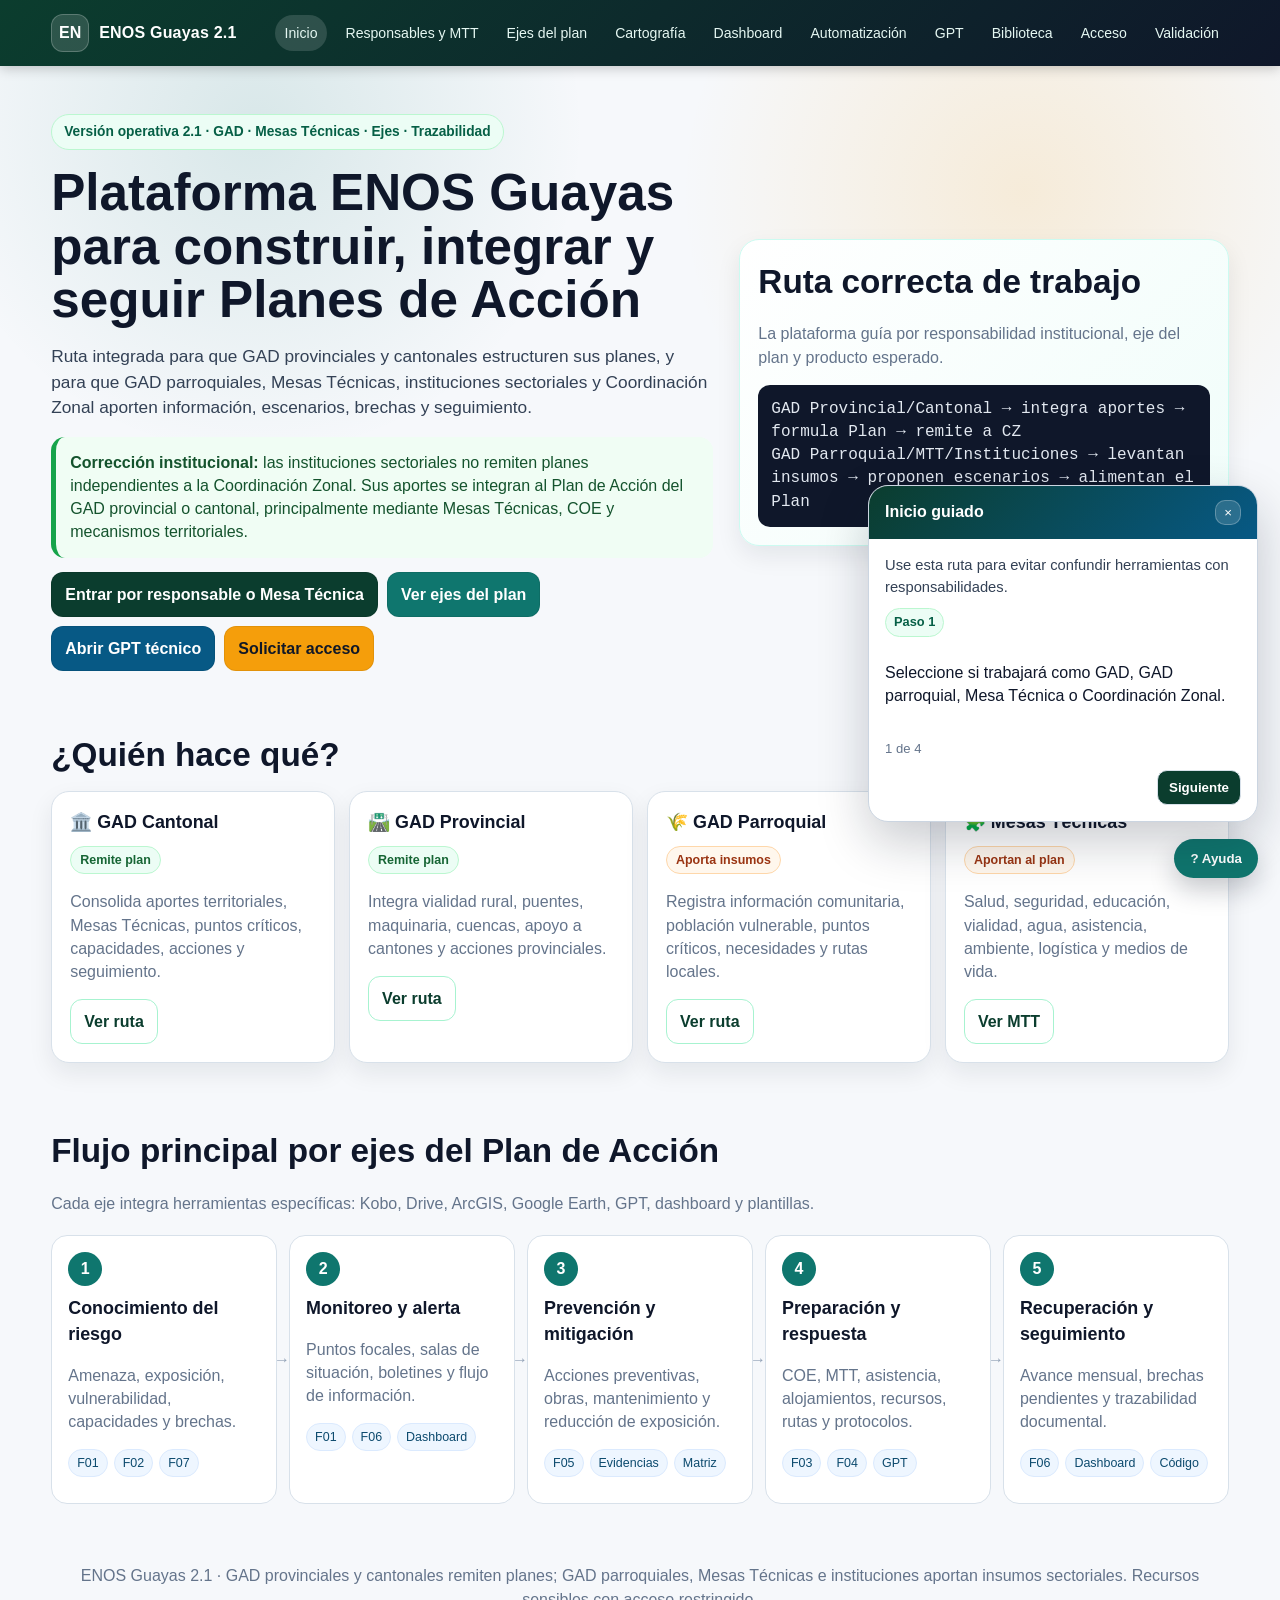
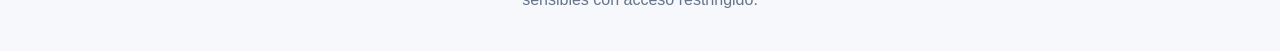
<file: index.html>
<!doctype html>
<html lang="es">
<head>
<meta charset="utf-8">
<meta name="viewport" content="width=device-width, initial-scale=1">
<title>Inicio | ENOS Guayas 2.1</title>
<link rel="stylesheet" href="assets/site.css">
<script defer src="assets/site.js"></script>
</head>
<body data-help-title="Inicio guiado" data-help-text="Use esta ruta para evitar confundir herramientas con responsabilidades." data-help-steps="Seleccione si trabajará como GAD, GAD parroquial, Mesa Técnica o Coordinación Zonal.||Revise el eje del plan que corresponde a su trabajo.||Abra los formularios, cartografía o GPT solo cuando tenga claro el producto esperado.||El objetivo final es alimentar o consolidar el Plan de Acción del GAD provincial/cantonal.">
<header class="topbar">
  <div class="container nav">
    <a class="logo" href="index.html"><span class="logo-badge">EN</span><span>ENOS Guayas 2.1</span></a>
    <nav class="menu">
      <a href="index.html">Inicio</a>
      <a href="instituciones.html">Responsables y MTT</a>
      <a href="ejes.html">Ejes del plan</a>
      <a href="cartografia.html">Cartografía</a>
      <a href="dashboard.html">Dashboard</a>
      <a href="automatizacion.html">Automatización</a>
      <a href="gpt.html">GPT</a>
      <a href="biblioteca.html">Biblioteca</a>
      <a href="acceso.html">Acceso</a>
      <a href="validacion.html">Validación</a>
    </nav>
  </div>
</header>

<section class="hero">
  <div class="container hero-grid">
    <div>
      <span class="kicker">Versión operativa 2.1 · GAD · Mesas Técnicas · Ejes · Trazabilidad</span>
      <h1>Plataforma ENOS Guayas para construir, integrar y seguir Planes de Acción</h1>
      <p class="lead">Ruta integrada para que GAD provinciales y cantonales estructuren sus planes, y para que GAD parroquiales, Mesas Técnicas, instituciones sectoriales y Coordinación Zonal aporten información, escenarios, brechas y seguimiento.</p>
      <div class="notice ok"><strong>Corrección institucional:</strong> las instituciones sectoriales no remiten planes independientes a la Coordinación Zonal. Sus aportes se integran al Plan de Acción del GAD provincial o cantonal, principalmente mediante Mesas Técnicas, COE y mecanismos territoriales.</div>
      <div class="btns">
        <a class="btn" href="instituciones.html">Entrar por responsable o Mesa Técnica</a>
        <a class="btn secondary" href="ejes.html">Ver ejes del plan</a>
        <a class="btn blue" href="https://chatgpt.com/g/g-6a1db50eb650819185c06255c6850509-asistente-tecnico-enos-guayas-2-0" target="_blank" rel="noopener">Abrir GPT técnico</a>
        <a class="btn warn" href="acceso.html">Solicitar acceso</a>
      </div>
    </div>
    <div class="panel">
      <h2>Ruta correcta de trabajo</h2>
      <p class="muted">La plataforma guía por responsabilidad institucional, eje del plan y producto esperado.</p>
      <div class="code">GAD Provincial/Cantonal → integra aportes → formula Plan → remite a CZ<br>GAD Parroquial/MTT/Instituciones → levantan insumos → proponen escenarios → alimentan el Plan</div>
    </div>
  </div>
</section>
<section class="section"><div class="container">
  <h2>¿Quién hace qué?</h2>
  <div class="grid-4">
    <div class="card"><h3>🏛️ GAD Cantonal</h3><span class="badge ok">Remite plan</span><p class="muted">Consolida aportes territoriales, Mesas Técnicas, puntos críticos, capacidades, acciones y seguimiento.</p><a class="btn light" href="instituciones.html#gad_cantonal">Ver ruta</a></div>
    <div class="card"><h3>🛣️ GAD Provincial</h3><span class="badge ok">Remite plan</span><p class="muted">Integra vialidad rural, puentes, maquinaria, cuencas, apoyo a cantones y acciones provinciales.</p><a class="btn light" href="instituciones.html#gad_provincial">Ver ruta</a></div>
    <div class="card"><h3>🌾 GAD Parroquial</h3><span class="badge warn">Aporta insumos</span><p class="muted">Registra información comunitaria, población vulnerable, puntos críticos, necesidades y rutas locales.</p><a class="btn light" href="instituciones.html#gad_parroquial">Ver ruta</a></div>
    <div class="card"><h3>🧩 Mesas Técnicas</h3><span class="badge warn">Aportan al plan</span><p class="muted">Salud, seguridad, educación, vialidad, agua, asistencia, ambiente, logística y medios de vida.</p><a class="btn light" href="instituciones.html#mesas_tecnicas">Ver MTT</a></div>
  </div>
</div></section>
<section class="section"><div class="container">
  <h2>Flujo principal por ejes del Plan de Acción</h2>
  <p class="muted">Cada eje integra herramientas específicas: Kobo, Drive, ArcGIS, Google Earth, GPT, dashboard y plantillas.</p>
  <div class="flow">
    <div class="step"><div class="step-num">1</div><h3>Conocimiento del riesgo</h3><p class="muted">Amenaza, exposición, vulnerabilidad, capacidades y brechas.</p><div class="tool-list"><span class="tool">F01</span><span class="tool">F02</span><span class="tool">F07</span></div></div>
    <div class="step"><div class="step-num">2</div><h3>Monitoreo y alerta</h3><p class="muted">Puntos focales, salas de situación, boletines y flujo de información.</p><div class="tool-list"><span class="tool">F01</span><span class="tool">F06</span><span class="tool">Dashboard</span></div></div>
    <div class="step"><div class="step-num">3</div><h3>Prevención y mitigación</h3><p class="muted">Acciones preventivas, obras, mantenimiento y reducción de exposición.</p><div class="tool-list"><span class="tool">F05</span><span class="tool">Evidencias</span><span class="tool">Matriz</span></div></div>
    <div class="step"><div class="step-num">4</div><h3>Preparación y respuesta</h3><p class="muted">COE, MTT, asistencia, alojamientos, recursos, rutas y protocolos.</p><div class="tool-list"><span class="tool">F03</span><span class="tool">F04</span><span class="tool">GPT</span></div></div>
    <div class="step"><div class="step-num">5</div><h3>Recuperación y seguimiento</h3><p class="muted">Avance mensual, brechas pendientes y trazabilidad documental.</p><div class="tool-list"><span class="tool">F06</span><span class="tool">Dashboard</span><span class="tool">Código</span></div></div>
  </div>
</div></section>

<footer class="footer"><div class="container">ENOS Guayas 2.1 · GAD provinciales y cantonales remiten planes; GAD parroquiales, Mesas Técnicas e instituciones aportan insumos sectoriales. Recursos sensibles con acceso restringido.</div></footer>
<div class="toast"></div>
</body>
</html>
</file>
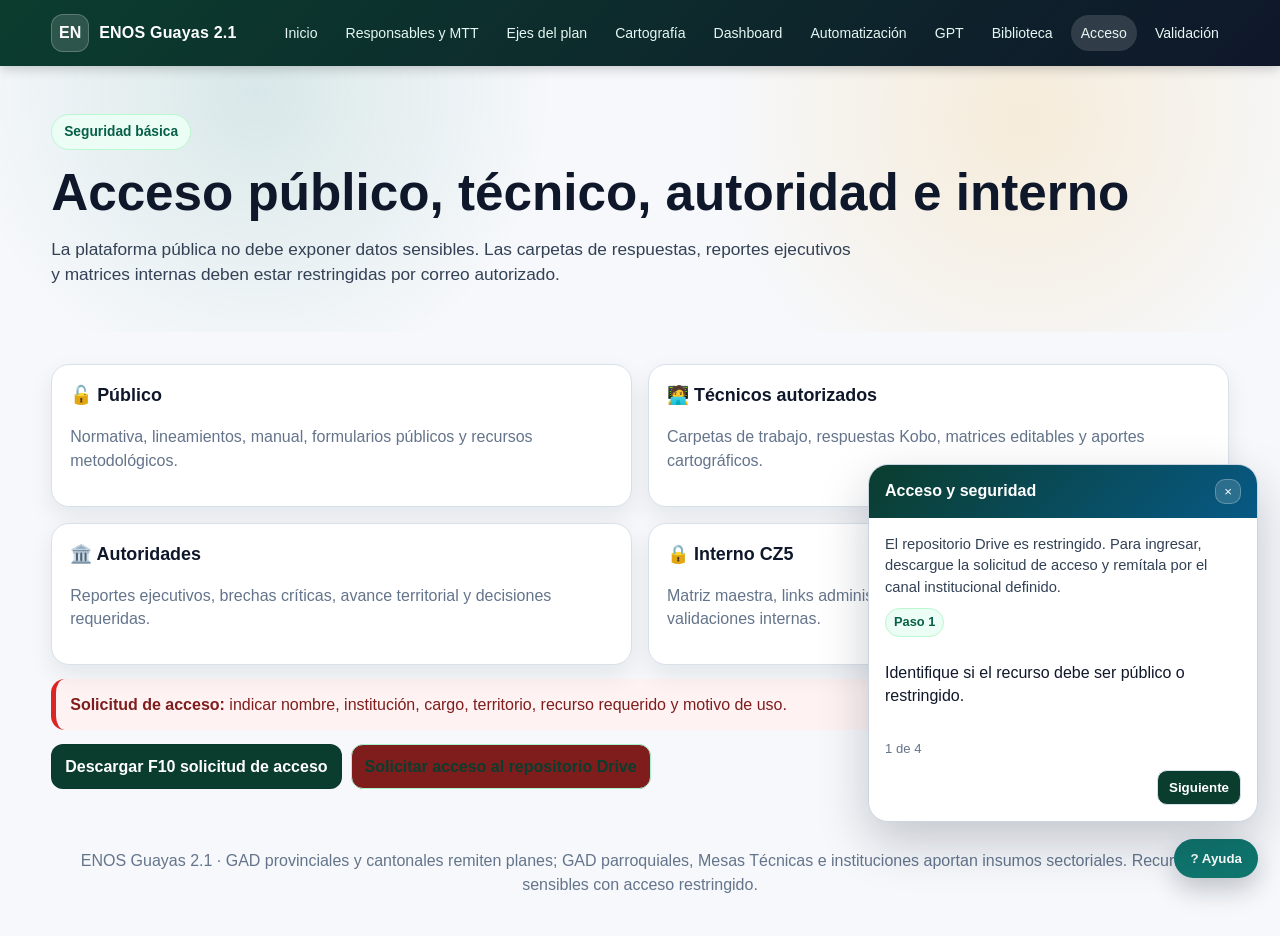
<file: acceso.html>
<!doctype html>
<html lang="es">
<head>
<meta charset="utf-8">
<meta name="viewport" content="width=device-width, initial-scale=1">
<title>Acceso | ENOS Guayas 2.1</title>
<link rel="stylesheet" href="assets/site.css">
<script defer src="assets/site.js"></script>
</head>
<body data-help-title="Acceso y seguridad" data-help-text="El repositorio Drive es restringido. Para ingresar, descargue la solicitud de acceso y remítala por el canal institucional definido." data-help-steps="Identifique si el recurso debe ser público o restringido.||No publique respuestas Kobo, datos personales, fotos sensibles ni matrices internas en GitHub.||Use Drive con permisos por correo para carpetas técnicas y de autoridad.||Registre solicitudes de acceso con F10.">
<header class="topbar">
  <div class="container nav">
    <a class="logo" href="index.html"><span class="logo-badge">EN</span><span>ENOS Guayas 2.1</span></a>
    <nav class="menu">
      <a href="index.html">Inicio</a>
      <a href="instituciones.html">Responsables y MTT</a>
      <a href="ejes.html">Ejes del plan</a>
      <a href="cartografia.html">Cartografía</a>
      <a href="dashboard.html">Dashboard</a>
      <a href="automatizacion.html">Automatización</a>
      <a href="gpt.html">GPT</a>
      <a href="biblioteca.html">Biblioteca</a>
      <a href="acceso.html">Acceso</a>
      <a href="validacion.html">Validación</a>
    </nav>
  </div>
</header>

<section class="hero"><div class="container"><span class="kicker">Seguridad básica</span><h1>Acceso público, técnico, autoridad e interno</h1><p class="lead">La plataforma pública no debe exponer datos sensibles. Las carpetas de respuestas, reportes ejecutivos y matrices internas deben estar restringidas por correo autorizado.</p></div></section>
<section class="section"><div class="container"><div class="grid-2">
 <div class="card"><h3>🔓 Público</h3><p class="muted">Normativa, lineamientos, manual, formularios públicos y recursos metodológicos.</p></div>
 <div class="card"><h3>🧑‍💻 Técnicos autorizados</h3><p class="muted">Carpetas de trabajo, respuestas Kobo, matrices editables y aportes cartográficos.</p></div>
 <div class="card"><h3>🏛️ Autoridades</h3><p class="muted">Reportes ejecutivos, brechas críticas, avance territorial y decisiones requeridas.</p></div>
 <div class="card"><h3>🔒 Interno CZ5</h3><p class="muted">Matriz maestra, links administrativos, control de versiones, trazabilidad y validaciones internas.</p></div>
</div><div class="notice lock"><strong>Solicitud de acceso:</strong> indicar nombre, institución, cargo, territorio, recurso requerido y motivo de uso.</div><div class="btns"><a class="btn" href="docs/formularios/F10_XLSForm_solicitud_acceso_institucional_ENOS_Guayas_2_1.xlsx">Descargar F10 solicitud de acceso</a><a class="btn light lock" href="docs/formularios/F10_XLSForm_solicitud_acceso_institucional_ENOS_Guayas_2_1.xlsx">Solicitar acceso al repositorio Drive</a></div></div></section>

<footer class="footer"><div class="container">ENOS Guayas 2.1 · GAD provinciales y cantonales remiten planes; GAD parroquiales, Mesas Técnicas e instituciones aportan insumos sectoriales. Recursos sensibles con acceso restringido.</div></footer>
<div class="toast"></div>
</body>
</html>
</file>
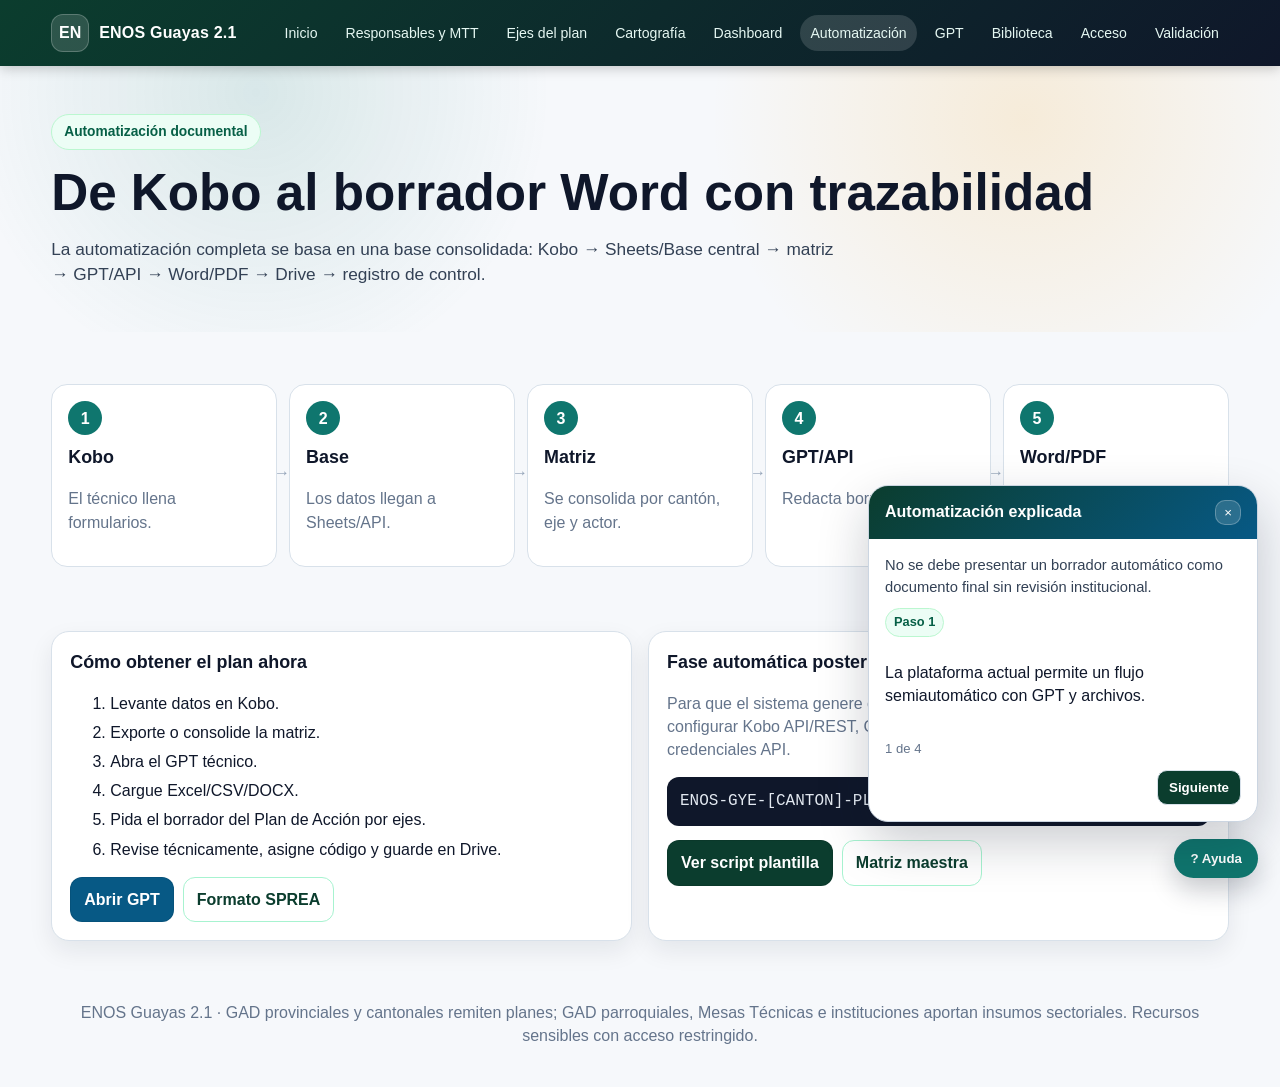
<file: automatizacion.html>
<!doctype html>
<html lang="es">
<head>
<meta charset="utf-8">
<meta name="viewport" content="width=device-width, initial-scale=1">
<title>Automatización | ENOS Guayas 2.1</title>
<link rel="stylesheet" href="assets/site.css">
<script defer src="assets/site.js"></script>
</head>
<body data-help-title="Automatización explicada" data-help-text="No se debe presentar un borrador automático como documento final sin revisión institucional." data-help-steps="La plataforma actual permite un flujo semiautomático con GPT y archivos.||La automatización completa requiere una base central conectada a Kobo.||El documento generado debe salir como borrador técnico sujeto a validación.||Todo producto debe tener código de control, versión, fecha y enlace Drive.">
<header class="topbar">
  <div class="container nav">
    <a class="logo" href="index.html"><span class="logo-badge">EN</span><span>ENOS Guayas 2.1</span></a>
    <nav class="menu">
      <a href="index.html">Inicio</a>
      <a href="instituciones.html">Responsables y MTT</a>
      <a href="ejes.html">Ejes del plan</a>
      <a href="cartografia.html">Cartografía</a>
      <a href="dashboard.html">Dashboard</a>
      <a href="automatizacion.html">Automatización</a>
      <a href="gpt.html">GPT</a>
      <a href="biblioteca.html">Biblioteca</a>
      <a href="acceso.html">Acceso</a>
      <a href="validacion.html">Validación</a>
    </nav>
  </div>
</header>

<section class="hero"><div class="container"><span class="kicker">Automatización documental</span><h1>De Kobo al borrador Word con trazabilidad</h1><p class="lead">La automatización completa se basa en una base consolidada: Kobo → Sheets/Base central → matriz → GPT/API → Word/PDF → Drive → registro de control.</p></div></section>
<section class="section"><div class="container"><div class="flow"><div class="step"><div class="step-num">1</div><h3>Kobo</h3><p class="muted">El técnico llena formularios.</p></div><div class="step"><div class="step-num">2</div><h3>Base</h3><p class="muted">Los datos llegan a Sheets/API.</p></div><div class="step"><div class="step-num">3</div><h3>Matriz</h3><p class="muted">Se consolida por cantón, eje y actor.</p></div><div class="step"><div class="step-num">4</div><h3>GPT/API</h3><p class="muted">Redacta borrador técnico.</p></div><div class="step"><div class="step-num">5</div><h3>Word/PDF</h3><p class="muted">Se asigna código y se guarda.</p></div></div></div></section>
<section class="section"><div class="container grid-2"><div class="card"><h3>Cómo obtener el plan ahora</h3><ol class="clean"><li>Levante datos en Kobo.</li><li>Exporte o consolide la matriz.</li><li>Abra el GPT técnico.</li><li>Cargue Excel/CSV/DOCX.</li><li>Pida el borrador del Plan de Acción por ejes.</li><li>Revise técnicamente, asigne código y guarde en Drive.</li></ol><div class="btns"><a class="btn blue" href="https://chatgpt.com/g/g-6a1db50eb650819185c06255c6850509-asistente-tecnico-enos-guayas-2-0" target="_blank">Abrir GPT</a><a class="btn light" href="docs/insumos_sprea/Formato_referencial_plan_accion_cantonal_provincial.docx">Formato SPREA</a></div></div><div class="card"><h3>Fase automática posterior</h3><p class="muted">Para que el sistema genere el Word sin intervención manual se requiere configurar Kobo API/REST, Google Sheets o backend, Apps Script y credenciales API.</p><div class="code">ENOS-GYE-[CANTON]-PLAN-[AAAAMMDD]-001-V01</div><div class="btns"><a class="btn" href="automatizacion/AppsScript_Kobo_Sheets_Docs_OpenAI_PLANTILLA.gs">Ver script plantilla</a><a class="btn light" href="docs/matrices/matriz_maestra_enos_2_1.xlsx">Matriz maestra</a></div></div></div></section>

<footer class="footer"><div class="container">ENOS Guayas 2.1 · GAD provinciales y cantonales remiten planes; GAD parroquiales, Mesas Técnicas e instituciones aportan insumos sectoriales. Recursos sensibles con acceso restringido.</div></footer>
<div class="toast"></div>
</body>
</html>
</file>
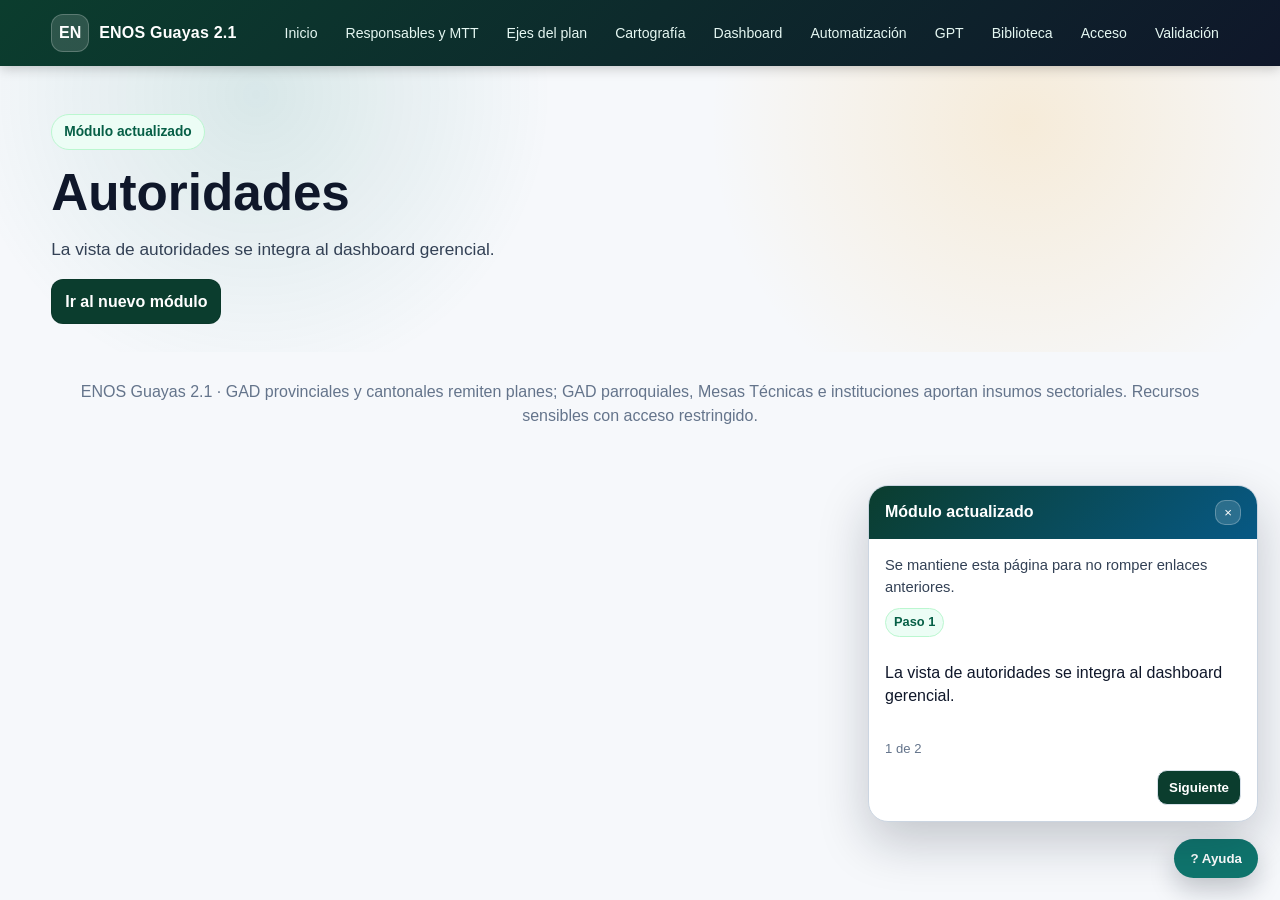
<file: autoridades.html>
<!doctype html>
<html lang="es">
<head>
<meta charset="utf-8">
<meta name="viewport" content="width=device-width, initial-scale=1">
<title>Autoridades | ENOS Guayas 2.1</title>
<link rel="stylesheet" href="assets/site.css">
<script defer src="assets/site.js"></script>
</head>
<body data-help-title="Módulo actualizado" data-help-text="Se mantiene esta página para no romper enlaces anteriores." data-help-steps="La vista de autoridades se integra al dashboard gerencial.||Use el botón para entrar al nuevo flujo operativo.">
<header class="topbar">
  <div class="container nav">
    <a class="logo" href="index.html"><span class="logo-badge">EN</span><span>ENOS Guayas 2.1</span></a>
    <nav class="menu">
      <a href="index.html">Inicio</a>
      <a href="instituciones.html">Responsables y MTT</a>
      <a href="ejes.html">Ejes del plan</a>
      <a href="cartografia.html">Cartografía</a>
      <a href="dashboard.html">Dashboard</a>
      <a href="automatizacion.html">Automatización</a>
      <a href="gpt.html">GPT</a>
      <a href="biblioteca.html">Biblioteca</a>
      <a href="acceso.html">Acceso</a>
      <a href="validacion.html">Validación</a>
    </nav>
  </div>
</header>
<section class="hero"><div class="container"><span class="kicker">Módulo actualizado</span><h1>Autoridades</h1><p class="lead">La vista de autoridades se integra al dashboard gerencial.</p><div class="btns"><a class="btn" href="dashboard.html">Ir al nuevo módulo</a></div></div></section>
<footer class="footer"><div class="container">ENOS Guayas 2.1 · GAD provinciales y cantonales remiten planes; GAD parroquiales, Mesas Técnicas e instituciones aportan insumos sectoriales. Recursos sensibles con acceso restringido.</div></footer>
<div class="toast"></div>
</body>
</html>
</file>
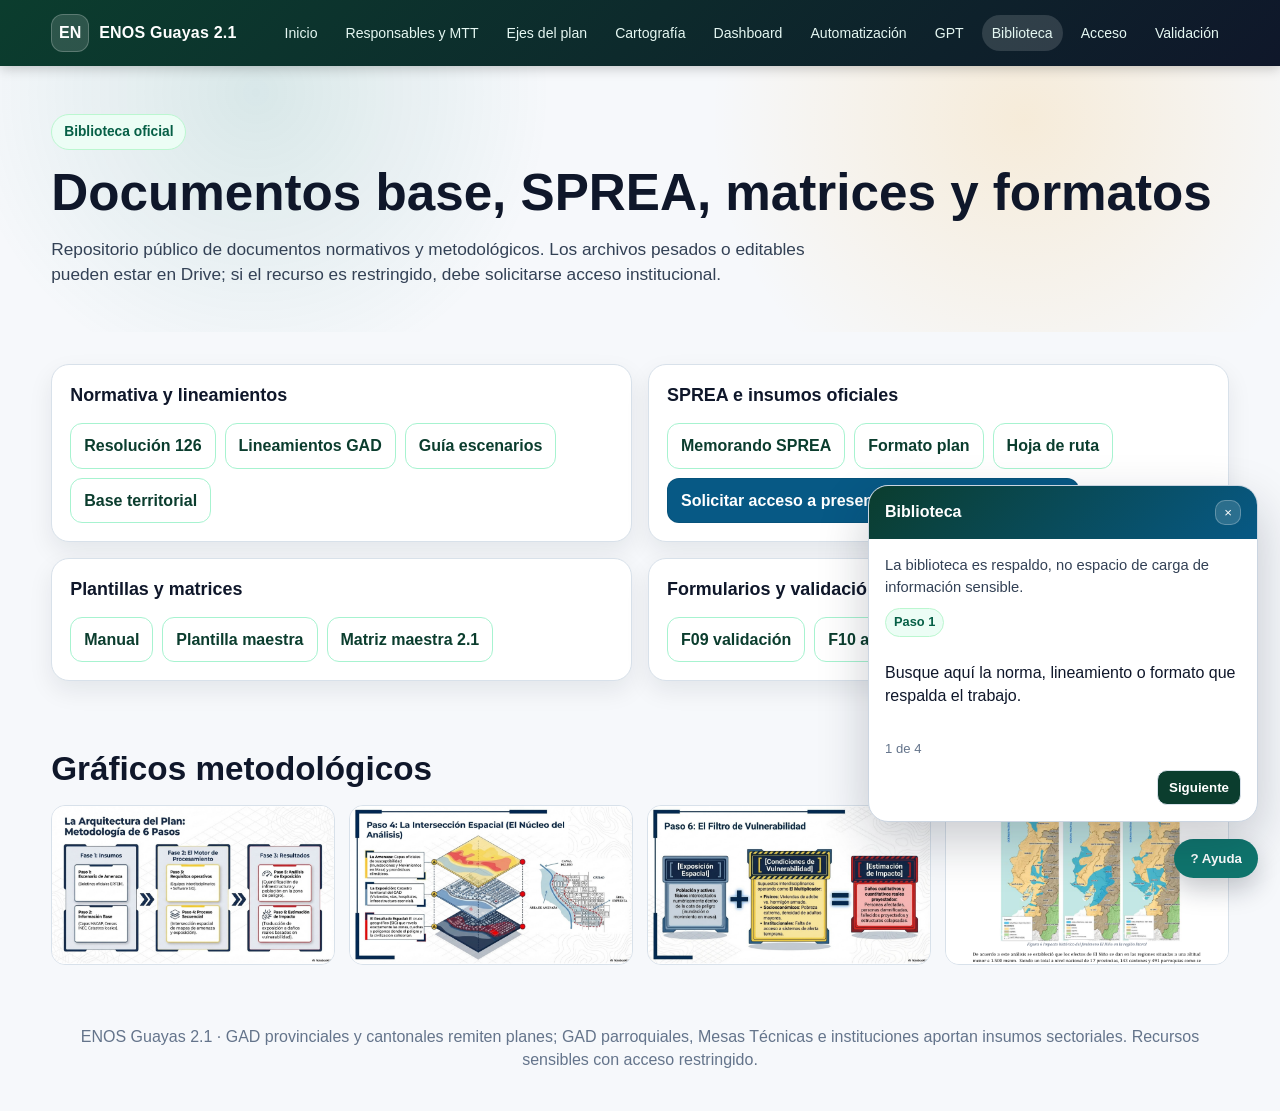
<file: biblioteca.html>
<!doctype html>
<html lang="es">
<head>
<meta charset="utf-8">
<meta name="viewport" content="width=device-width, initial-scale=1">
<title>Biblioteca | ENOS Guayas 2.1</title>
<link rel="stylesheet" href="assets/site.css">
<script defer src="assets/site.js"></script>
</head>
<body data-help-title="Biblioteca" data-help-text="La biblioteca es respaldo, no espacio de carga de información sensible." data-help-steps="Busque aquí la norma, lineamiento o formato que respalda el trabajo.||Use documentos oficiales para sustentar planes e informes.||Las presentaciones pesadas se abren o solicitan mediante Drive según permisos institucionales.||No suba documentos sensibles a GitHub público.">
<header class="topbar">
  <div class="container nav">
    <a class="logo" href="index.html"><span class="logo-badge">EN</span><span>ENOS Guayas 2.1</span></a>
    <nav class="menu">
      <a href="index.html">Inicio</a>
      <a href="instituciones.html">Responsables y MTT</a>
      <a href="ejes.html">Ejes del plan</a>
      <a href="cartografia.html">Cartografía</a>
      <a href="dashboard.html">Dashboard</a>
      <a href="automatizacion.html">Automatización</a>
      <a href="gpt.html">GPT</a>
      <a href="biblioteca.html">Biblioteca</a>
      <a href="acceso.html">Acceso</a>
      <a href="validacion.html">Validación</a>
    </nav>
  </div>
</header>

<section class="hero"><div class="container"><span class="kicker">Biblioteca oficial</span><h1>Documentos base, SPREA, matrices y formatos</h1><p class="lead">Repositorio público de documentos normativos y metodológicos. Los archivos pesados o editables pueden estar en Drive; si el recurso es restringido, debe solicitarse acceso institucional.</p></div></section>
<section class="section"><div class="container grid-2">
 <div class="card"><h3>Normativa y lineamientos</h3><div class="btns"><a class="btn light" href="docs/resolucion_SNGR_126_2026.pdf">Resolución 126</a><a class="btn light" href="docs/lineamientos_GAD_ENOS_2026_2027.pdf">Lineamientos GAD</a><a class="btn light" href="docs/guia_escenarios_impacto_ENOS_2026_2027.pdf">Guía escenarios</a><a class="btn light" href="docs/identificacion_provincias_cantones_parroquias_ENOS.pdf">Base territorial</a></div></div>
 <div class="card"><h3>SPREA e insumos oficiales</h3><div class="btns"><a class="btn light" href="docs/insumos_sprea/SNGR-SPREA-2026-0097-M.pdf">Memorando SPREA</a><a class="btn light" href="docs/insumos_sprea/Formato_referencial_plan_accion_cantonal_provincial.docx">Formato plan</a><a class="btn light" href="docs/insumos_sprea/Hoja_Ruta_Evento_El_Nino_2026.xlsx">Hoja de ruta</a><a class="btn blue" href="https://drive.google.com/drive/folders/1pNIz_uzRD-woScEwm046HzYLo4VdLkwo?usp=sharing" target="_blank">Solicitar acceso a presentaciones SPREA en Drive</a></div></div>
 <div class="card"><h3>Plantillas y matrices</h3><div class="btns"><a class="btn light" href="docs/Manual_uso_Plataforma_ENOS_Guayas_2_0.docx">Manual</a><a class="btn light" href="docs/Plantillas_maestras_ENOS_Guayas_2_0.xlsx">Plantilla maestra</a><a class="btn light" href="docs/matrices/matriz_maestra_enos_2_1.xlsx">Matriz maestra 2.1</a></div></div>
 <div class="card"><h3>Formularios y validación</h3><div class="btns"><a class="btn light" href="docs/formularios/F09_XLSForm_validacion_boton_por_boton_Plataforma_ENOS_Guayas_2_1.xlsx">F09 validación</a><a class="btn light" href="docs/formularios/F10_XLSForm_solicitud_acceso_institucional_ENOS_Guayas_2_1.xlsx">F10 acceso</a><a class="btn light" href="docs/formularios/F11_XLSForm_propuesta_escenario_institucional_ENOS_Guayas_2_1.xlsx">F11 escenario</a></div></div>
</div></section>
<section class="section"><div class="container"><h2>Gráficos metodológicos</h2><div class="grid-4"><img class="thumb" src="assets/img/guia_metodologia_6_pasos.png"><img class="thumb" src="assets/img/guia_interseccion_espacial.png"><img class="thumb" src="assets/img/guia_vulnerabilidad_impacto.png"><img class="thumb" src="assets/img/identificacion_impacto_historico.png"></div></div></section>

<footer class="footer"><div class="container">ENOS Guayas 2.1 · GAD provinciales y cantonales remiten planes; GAD parroquiales, Mesas Técnicas e instituciones aportan insumos sectoriales. Recursos sensibles con acceso restringido.</div></footer>
<div class="toast"></div>
</body>
</html>
</file>
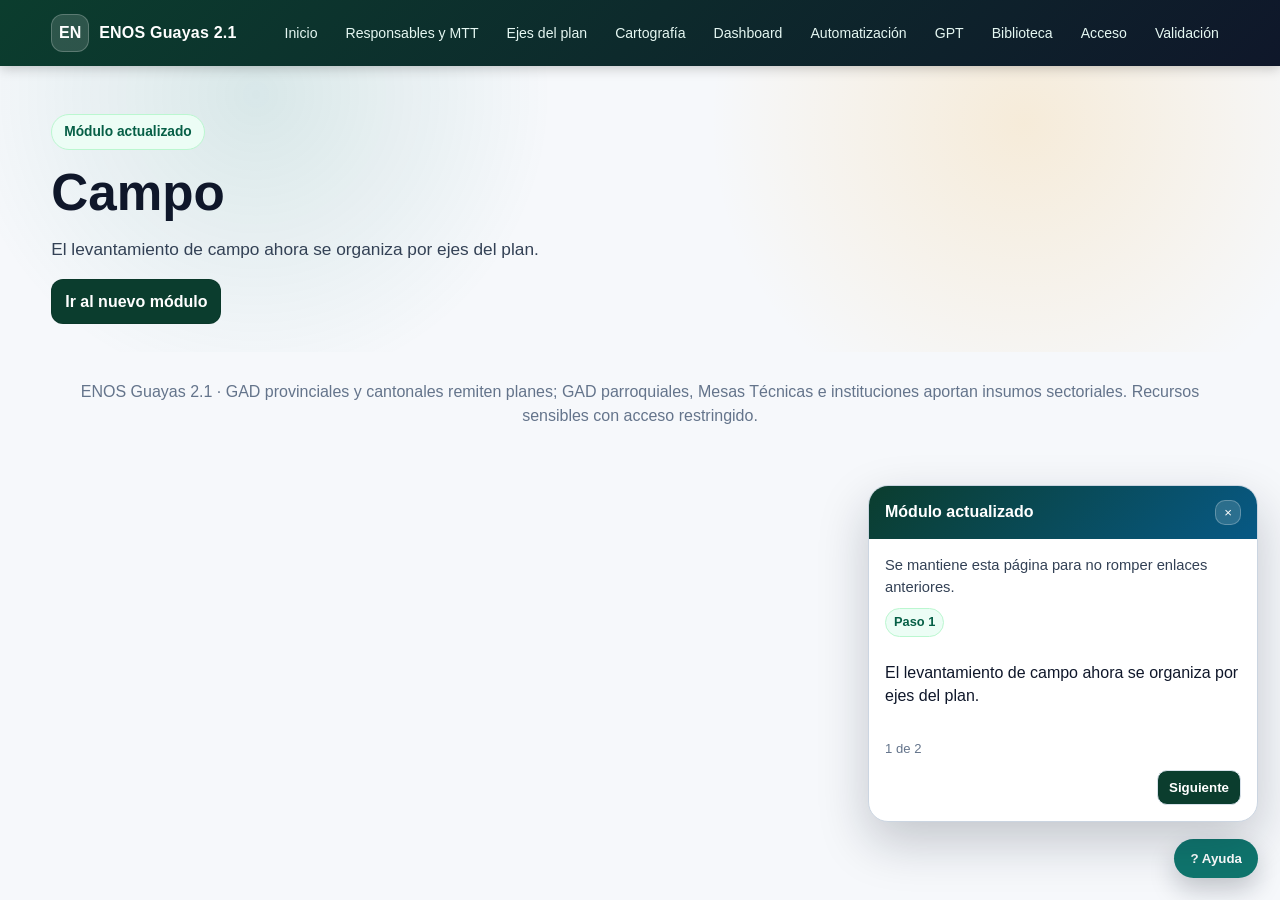
<file: campo.html>
<!doctype html>
<html lang="es">
<head>
<meta charset="utf-8">
<meta name="viewport" content="width=device-width, initial-scale=1">
<title>Campo | ENOS Guayas 2.1</title>
<link rel="stylesheet" href="assets/site.css">
<script defer src="assets/site.js"></script>
</head>
<body data-help-title="Módulo actualizado" data-help-text="Se mantiene esta página para no romper enlaces anteriores." data-help-steps="El levantamiento de campo ahora se organiza por ejes del plan.||Use el botón para entrar al nuevo flujo operativo.">
<header class="topbar">
  <div class="container nav">
    <a class="logo" href="index.html"><span class="logo-badge">EN</span><span>ENOS Guayas 2.1</span></a>
    <nav class="menu">
      <a href="index.html">Inicio</a>
      <a href="instituciones.html">Responsables y MTT</a>
      <a href="ejes.html">Ejes del plan</a>
      <a href="cartografia.html">Cartografía</a>
      <a href="dashboard.html">Dashboard</a>
      <a href="automatizacion.html">Automatización</a>
      <a href="gpt.html">GPT</a>
      <a href="biblioteca.html">Biblioteca</a>
      <a href="acceso.html">Acceso</a>
      <a href="validacion.html">Validación</a>
    </nav>
  </div>
</header>
<section class="hero"><div class="container"><span class="kicker">Módulo actualizado</span><h1>Campo</h1><p class="lead">El levantamiento de campo ahora se organiza por ejes del plan.</p><div class="btns"><a class="btn" href="ejes.html">Ir al nuevo módulo</a></div></div></section>
<footer class="footer"><div class="container">ENOS Guayas 2.1 · GAD provinciales y cantonales remiten planes; GAD parroquiales, Mesas Técnicas e instituciones aportan insumos sectoriales. Recursos sensibles con acceso restringido.</div></footer>
<div class="toast"></div>
</body>
</html>
</file>
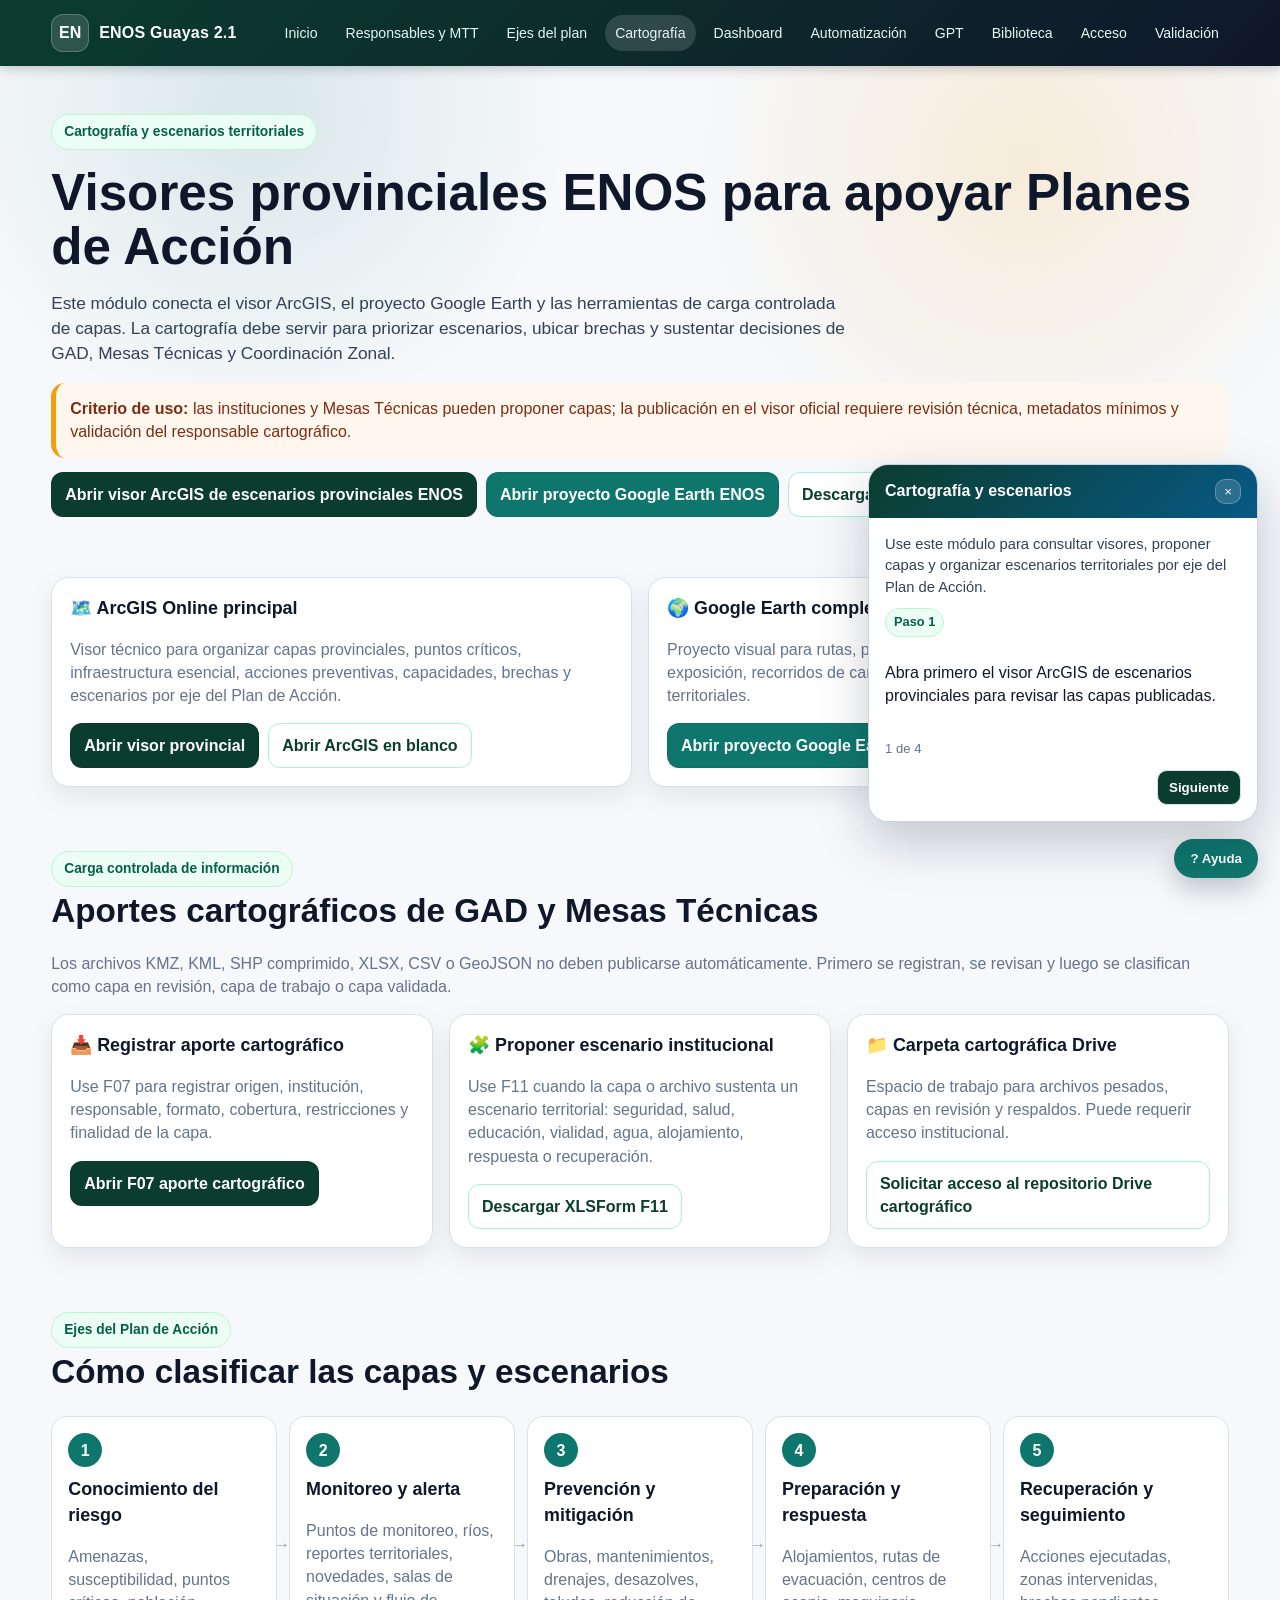
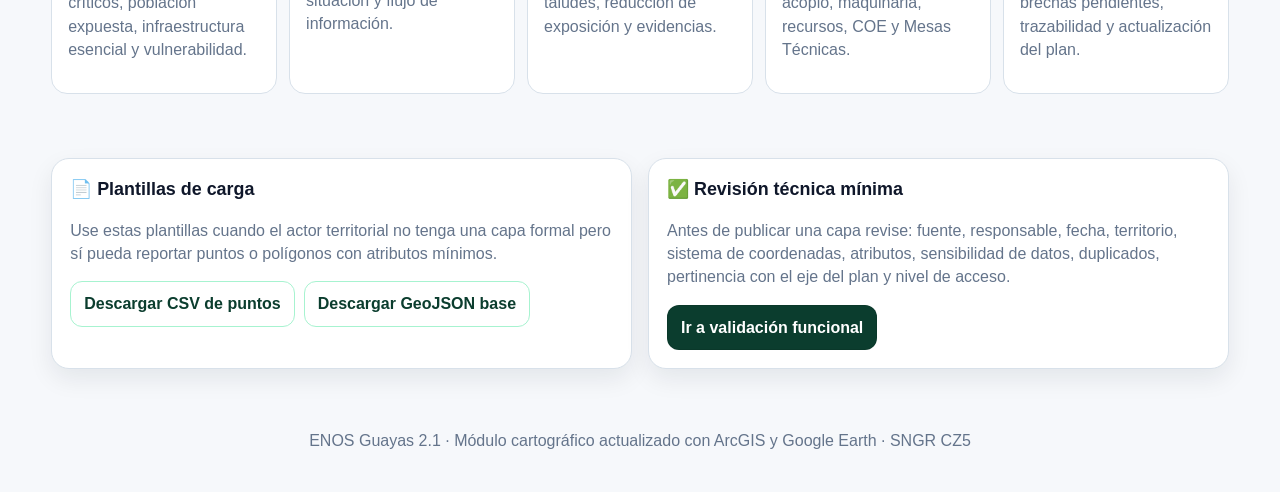
<file: cartografia.html>
<!doctype html>
<html lang="es">
<head>
<meta charset="utf-8">
<meta name="viewport" content="width=device-width, initial-scale=1">
<title>Cartografía | ENOS Guayas 2.1</title>
<link rel="stylesheet" href="assets/site.css">
<script defer src="assets/site.js"></script>
</head>
<body data-help-title="Cartografía y escenarios" data-help-text="Use este módulo para consultar visores, proponer capas y organizar escenarios territoriales por eje del Plan de Acción." data-help-steps="Abra primero el visor ArcGIS de escenarios provinciales para revisar las capas publicadas.||Use Google Earth como apoyo visual para rutas, puntos, polígonos y recorridos rápidos.||Si un GAD o Mesa Técnica tiene KMZ, SHP, XLS, CSV o GeoJSON, registre el aporte con F07 o F11 antes de publicarlo.||Toda capa debe pasar por revisión técnica antes de considerarse insumo oficial del Plan de Acción.">
<header class="topbar">
  <div class="container nav">
    <a class="logo" href="index.html"><span class="logo-badge">EN</span><span>ENOS Guayas 2.1</span></a>
    <nav class="menu">
      <a href="index.html">Inicio</a>
      <a href="instituciones.html">Responsables y MTT</a>
      <a href="ejes.html">Ejes del plan</a>
      <a href="cartografia.html">Cartografía</a>
      <a href="dashboard.html">Dashboard</a>
      <a href="automatizacion.html">Automatización</a>
      <a href="gpt.html">GPT</a>
      <a href="biblioteca.html">Biblioteca</a>
      <a href="acceso.html">Acceso</a>
      <a href="validacion.html">Validación</a>
    </nav>
  </div>
</header>

<section class="hero">
  <div class="container">
    <span class="kicker">Cartografía y escenarios territoriales</span>
    <h1>Visores provinciales ENOS para apoyar Planes de Acción</h1>
    <p class="lead">Este módulo conecta el visor ArcGIS, el proyecto Google Earth y las herramientas de carga controlada de capas. La cartografía debe servir para priorizar escenarios, ubicar brechas y sustentar decisiones de GAD, Mesas Técnicas y Coordinación Zonal.</p>
    <div class="notice"><strong>Criterio de uso:</strong> las instituciones y Mesas Técnicas pueden proponer capas; la publicación en el visor oficial requiere revisión técnica, metadatos mínimos y validación del responsable cartográfico.</div>
    <div class="btns">
      <a class="btn" href="https://arcg.is/iGSLu0" target="_blank" rel="noopener">Abrir visor ArcGIS de escenarios provinciales ENOS</a>
      <a class="btn secondary" href="https://earth.google.com/earth/d/1FN-JQLdUzfxbABJKH3GPmdS57EZeHe4h?usp=sharing" target="_blank" rel="noopener">Abrir proyecto Google Earth ENOS</a>
      <a class="btn light" href="docs/formularios/F11_XLSForm_propuesta_escenario_institucional_ENOS_Guayas_2_1.xlsx" target="_blank" rel="noopener">Descargar F11 propuesta de escenario</a>
    </div>
  </div>
</section>

<section class="section">
  <div class="container grid-2">
    <div class="card">
      <h3>🗺️ ArcGIS Online principal</h3>
      <p class="muted">Visor técnico para organizar capas provinciales, puntos críticos, infraestructura esencial, acciones preventivas, capacidades, brechas y escenarios por eje del Plan de Acción.</p>
      <div class="btns">
        <a class="btn" href="https://arcg.is/iGSLu0" target="_blank" rel="noopener">Abrir visor provincial</a>
        <a class="btn light" href="https://www.arcgis.com/apps/mapviewer/index.html" target="_blank" rel="noopener">Abrir ArcGIS en blanco</a>
      </div>
    </div>
    <div class="card">
      <h3>🌍 Google Earth complementario</h3>
      <p class="muted">Proyecto visual para rutas, puntos críticos, alojamientos, polígonos de exposición, recorridos de campo y socialización rápida con actores territoriales.</p>
      <div class="btns">
        <a class="btn secondary" href="https://earth.google.com/earth/d/1FN-JQLdUzfxbABJKH3GPmdS57EZeHe4h?usp=sharing" target="_blank" rel="noopener">Abrir proyecto Google Earth</a>
        <a class="btn light" href="docs/cartografia/ENOS_Guayas_2_1_Base_Google_Earth.kmz" target="_blank" rel="noopener">Descargar KMZ base</a>
      </div>
    </div>
  </div>
</section>

<section class="section soft">
  <div class="container">
    <span class="kicker">Carga controlada de información</span>
    <h2>Aportes cartográficos de GAD y Mesas Técnicas</h2>
    <p class="muted">Los archivos KMZ, KML, SHP comprimido, XLSX, CSV o GeoJSON no deben publicarse automáticamente. Primero se registran, se revisan y luego se clasifican como capa en revisión, capa de trabajo o capa validada.</p>
    <div class="grid">
      <div class="card">
        <h3>📥 Registrar aporte cartográfico</h3>
        <p class="muted">Use F07 para registrar origen, institución, responsable, formato, cobertura, restricciones y finalidad de la capa.</p>
        <a class="btn" href="https://ee.kobotoolbox.org/x/0pXtskTZ" target="_blank" rel="noopener">Abrir F07 aporte cartográfico</a>
      </div>
      <div class="card">
        <h3>🧩 Proponer escenario institucional</h3>
        <p class="muted">Use F11 cuando la capa o archivo sustenta un escenario territorial: seguridad, salud, educación, vialidad, agua, alojamiento, respuesta o recuperación.</p>
        <a class="btn light" href="docs/formularios/F11_XLSForm_propuesta_escenario_institucional_ENOS_Guayas_2_1.xlsx" target="_blank" rel="noopener">Descargar XLSForm F11</a>
      </div>
      <div class="card">
        <h3>📁 Carpeta cartográfica Drive</h3>
        <p class="muted">Espacio de trabajo para archivos pesados, capas en revisión y respaldos. Puede requerir acceso institucional.</p>
        <a class="btn light" href="docs/formularios/F10_XLSForm_solicitud_acceso_institucional_ENOS_Guayas_2_1.xlsx">Solicitar acceso al repositorio Drive cartográfico</a>
      </div>
    </div>
  </div>
</section>

<section class="section">
  <div class="container">
    <span class="kicker">Ejes del Plan de Acción</span>
    <h2>Cómo clasificar las capas y escenarios</h2>
    <div class="flow">
      <div class="step"><div class="step-num">1</div><h3>Conocimiento del riesgo</h3><p class="muted">Amenazas, susceptibilidad, puntos críticos, población expuesta, infraestructura esencial y vulnerabilidad.</p></div>
      <div class="step"><div class="step-num">2</div><h3>Monitoreo y alerta</h3><p class="muted">Puntos de monitoreo, ríos, reportes territoriales, novedades, salas de situación y flujo de información.</p></div>
      <div class="step"><div class="step-num">3</div><h3>Prevención y mitigación</h3><p class="muted">Obras, mantenimientos, drenajes, desazolves, taludes, reducción de exposición y evidencias.</p></div>
      <div class="step"><div class="step-num">4</div><h3>Preparación y respuesta</h3><p class="muted">Alojamientos, rutas de evacuación, centros de acopio, maquinaria, recursos, COE y Mesas Técnicas.</p></div>
      <div class="step"><div class="step-num">5</div><h3>Recuperación y seguimiento</h3><p class="muted">Acciones ejecutadas, zonas intervenidas, brechas pendientes, trazabilidad y actualización del plan.</p></div>
    </div>
  </div>
</section>

<section class="section soft">
  <div class="container grid-2">
    <div class="card">
      <h3>📄 Plantillas de carga</h3>
      <p class="muted">Use estas plantillas cuando el actor territorial no tenga una capa formal pero sí pueda reportar puntos o polígonos con atributos mínimos.</p>
      <div class="btns">
        <a class="btn light" href="docs/cartografia/plantilla_puntos_ENOS_Guayas_2_1.csv" target="_blank" rel="noopener">Descargar CSV de puntos</a>
        <a class="btn light" href="docs/cartografia/plantilla_capas_ENOS_Guayas_2_1.geojson" target="_blank" rel="noopener">Descargar GeoJSON base</a>
      </div>
    </div>
    <div class="card">
      <h3>✅ Revisión técnica mínima</h3>
      <p class="muted">Antes de publicar una capa revise: fuente, responsable, fecha, territorio, sistema de coordenadas, atributos, sensibilidad de datos, duplicados, pertinencia con el eje del plan y nivel de acceso.</p>
      <a class="btn" href="validacion.html">Ir a validación funcional</a>
    </div>
  </div>
</section>

<footer class="footer"><div class="container">ENOS Guayas 2.1 · Módulo cartográfico actualizado con ArcGIS y Google Earth · SNGR CZ5</div></footer>
</body>
</html>
</file>
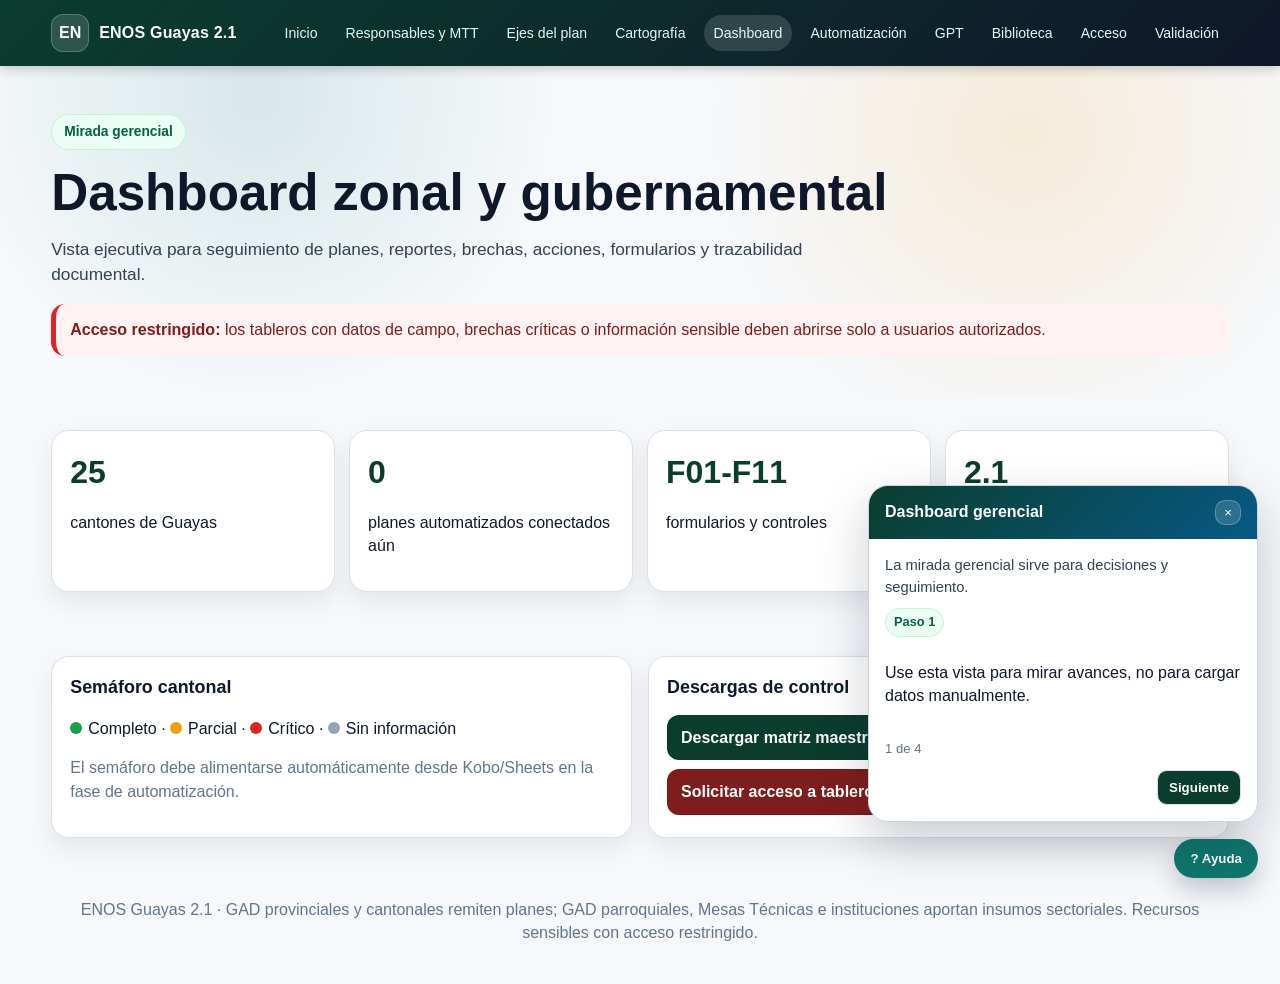
<file: dashboard.html>
<!doctype html>
<html lang="es">
<head>
<meta charset="utf-8">
<meta name="viewport" content="width=device-width, initial-scale=1">
<title>Dashboard | ENOS Guayas 2.1</title>
<link rel="stylesheet" href="assets/site.css">
<script defer src="assets/site.js"></script>
</head>
<body data-help-title="Dashboard gerencial" data-help-text="La mirada gerencial sirve para decisiones y seguimiento." data-help-steps="Use esta vista para mirar avances, no para cargar datos manualmente.||Los datos reales deben llegar desde Kobo o desde una base consolidada.||Las brechas críticas y reportes ejecutivos deben mantenerse con acceso restringido.||El tablero público solo debe mostrar información general no sensible.">
<header class="topbar">
  <div class="container nav">
    <a class="logo" href="index.html"><span class="logo-badge">EN</span><span>ENOS Guayas 2.1</span></a>
    <nav class="menu">
      <a href="index.html">Inicio</a>
      <a href="instituciones.html">Responsables y MTT</a>
      <a href="ejes.html">Ejes del plan</a>
      <a href="cartografia.html">Cartografía</a>
      <a href="dashboard.html">Dashboard</a>
      <a href="automatizacion.html">Automatización</a>
      <a href="gpt.html">GPT</a>
      <a href="biblioteca.html">Biblioteca</a>
      <a href="acceso.html">Acceso</a>
      <a href="validacion.html">Validación</a>
    </nav>
  </div>
</header>

<section class="hero"><div class="container"><span class="kicker">Mirada gerencial</span><h1>Dashboard zonal y gubernamental</h1><p class="lead">Vista ejecutiva para seguimiento de planes, reportes, brechas, acciones, formularios y trazabilidad documental.</p><div class="notice lock"><strong>Acceso restringido:</strong> los tableros con datos de campo, brechas críticas o información sensible deben abrirse solo a usuarios autorizados.</div></div></section>
<section class="section"><div class="container"><div class="kpi"><div class="card"><div class="num">25</div><p>cantones de Guayas</p></div><div class="card"><div class="num">0</div><p>planes automatizados conectados aún</p></div><div class="card"><div class="num">F01-F11</div><p>formularios y controles</p></div><div class="card"><div class="num">2.1</div><p>versión operativa</p></div></div></div></section>
<section class="section"><div class="container grid-2"><div class="card"><h3>Semáforo cantonal</h3><p><span class="sem-green"></span>Completo · <span class="sem-yellow"></span>Parcial · <span class="sem-red"></span>Crítico · <span class="sem-gray"></span>Sin información</p><p class="muted">El semáforo debe alimentarse automáticamente desde Kobo/Sheets en la fase de automatización.</p></div><div class="card"><h3>Descargas de control</h3><div class="btns"><a class="btn" href="docs/matrices/matriz_maestra_enos_2_1.xlsx">Descargar matriz maestra</a><a class="btn light" href="docs/insumos_sprea/Hoja_Ruta_Evento_El_Nino_2026.xlsx">Hoja de ruta SPREA</a><a class="btn lock" href="acceso.html">Solicitar acceso a tablero</a></div></div></div></section>

<footer class="footer"><div class="container">ENOS Guayas 2.1 · GAD provinciales y cantonales remiten planes; GAD parroquiales, Mesas Técnicas e instituciones aportan insumos sectoriales. Recursos sensibles con acceso restringido.</div></footer>
<div class="toast"></div>
</body>
</html>
</file>
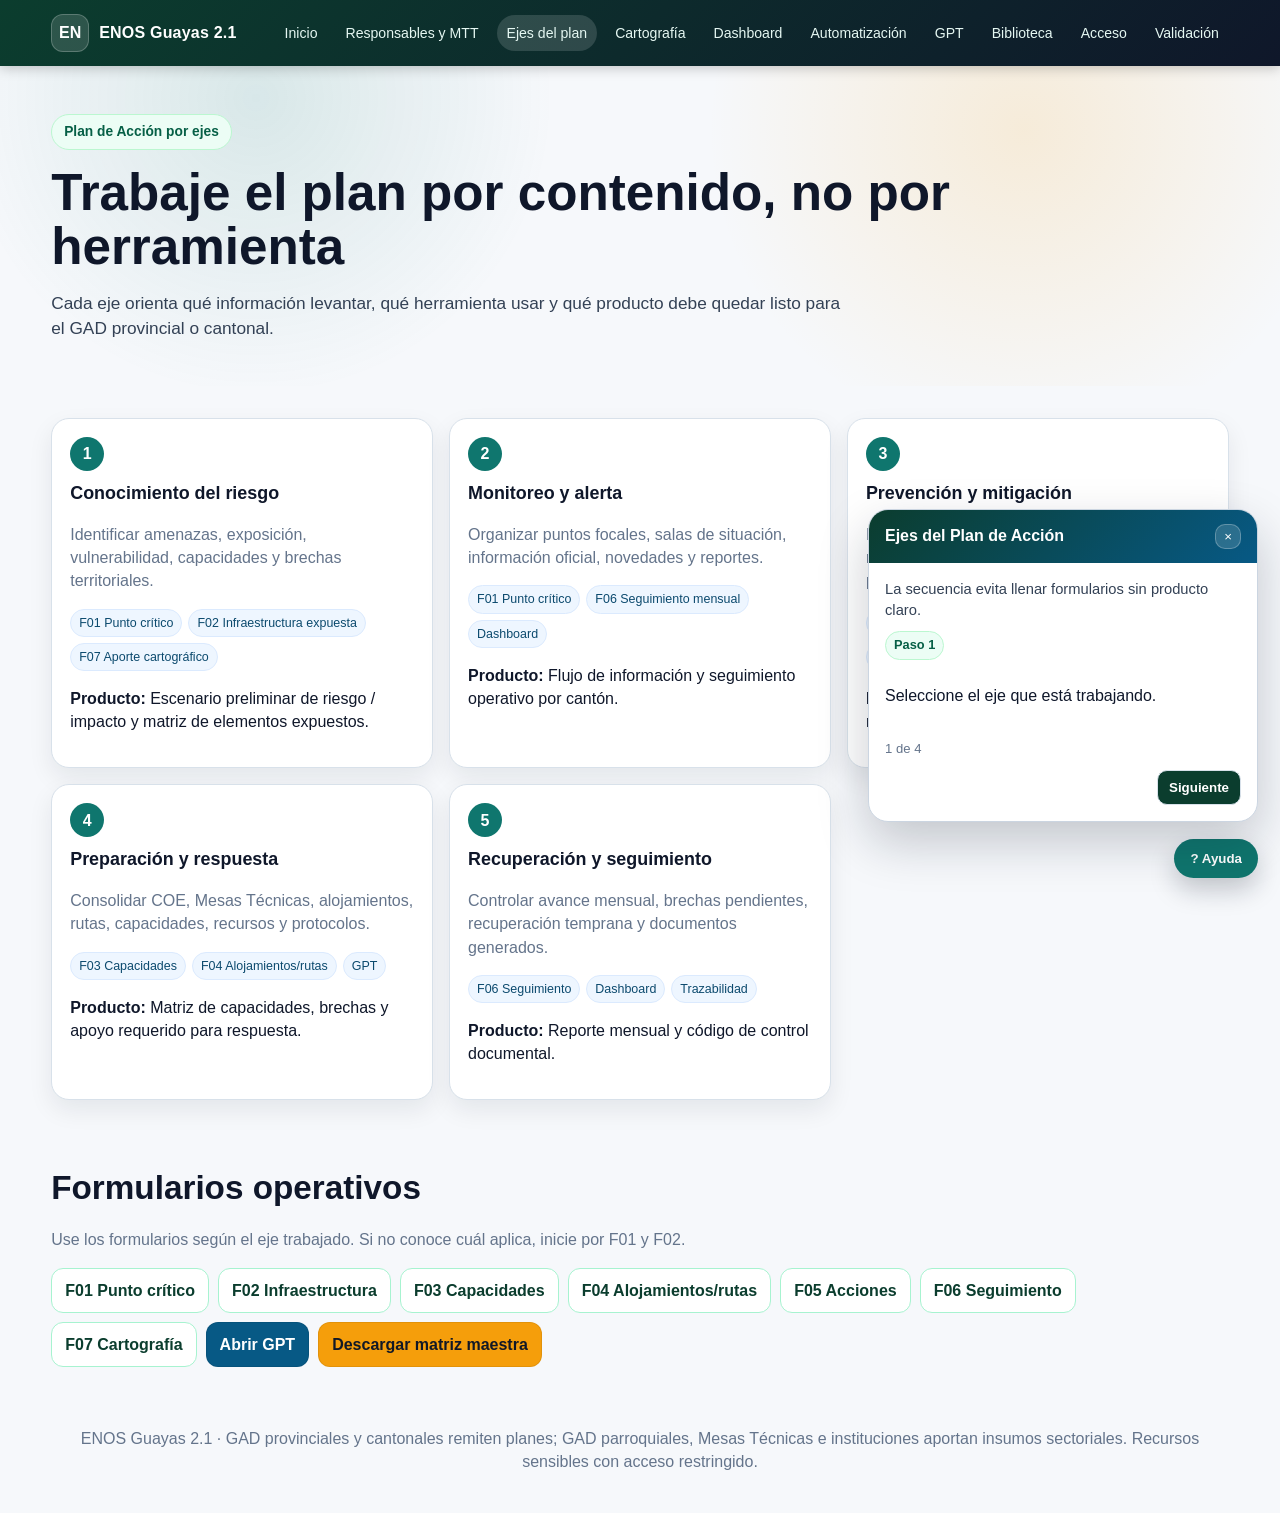
<file: ejes.html>
<!doctype html>
<html lang="es">
<head>
<meta charset="utf-8">
<meta name="viewport" content="width=device-width, initial-scale=1">
<title>Ejes del plan | ENOS Guayas 2.1</title>
<link rel="stylesheet" href="assets/site.css">
<script defer src="assets/site.js"></script>
</head>
<body data-help-title="Ejes del Plan de Acción" data-help-text="La secuencia evita llenar formularios sin producto claro." data-help-steps="Seleccione el eje que está trabajando.||Abra únicamente los formularios vinculados a ese eje.||Use cartografía y evidencias para sustentar escenarios y prioridades.||Consolide los resultados en la matriz o en el formato referencial del plan.">
<header class="topbar">
  <div class="container nav">
    <a class="logo" href="index.html"><span class="logo-badge">EN</span><span>ENOS Guayas 2.1</span></a>
    <nav class="menu">
      <a href="index.html">Inicio</a>
      <a href="instituciones.html">Responsables y MTT</a>
      <a href="ejes.html">Ejes del plan</a>
      <a href="cartografia.html">Cartografía</a>
      <a href="dashboard.html">Dashboard</a>
      <a href="automatizacion.html">Automatización</a>
      <a href="gpt.html">GPT</a>
      <a href="biblioteca.html">Biblioteca</a>
      <a href="acceso.html">Acceso</a>
      <a href="validacion.html">Validación</a>
    </nav>
  </div>
</header>

<section class="hero"><div class="container"><span class="kicker">Plan de Acción por ejes</span><h1>Trabaje el plan por contenido, no por herramienta</h1><p class="lead">Cada eje orienta qué información levantar, qué herramienta usar y qué producto debe quedar listo para el GAD provincial o cantonal.</p></div></section>
<section class="section"><div class="container"><div class="grid"><div class="card"><div class="step-num">1</div><h3>Conocimiento del riesgo</h3><p class="muted">Identificar amenazas, exposición, vulnerabilidad, capacidades y brechas territoriales.</p><div class="tool-list"><span class="tool">F01 Punto crítico</span><span class="tool">F02 Infraestructura expuesta</span><span class="tool">F07 Aporte cartográfico</span></div><p><strong>Producto:</strong> Escenario preliminar de riesgo / impacto y matriz de elementos expuestos.</p></div><div class="card"><div class="step-num">2</div><h3>Monitoreo y alerta</h3><p class="muted">Organizar puntos focales, salas de situación, información oficial, novedades y reportes.</p><div class="tool-list"><span class="tool">F01 Punto crítico</span><span class="tool">F06 Seguimiento mensual</span><span class="tool">Dashboard</span></div><p><strong>Producto:</strong> Flujo de información y seguimiento operativo por cantón.</p></div><div class="card"><div class="step-num">3</div><h3>Prevención y mitigación</h3><p class="muted">Definir obras, limpieza, mantenimiento, reducción de exposición, campañas y medidas preventivas.</p><div class="tool-list"><span class="tool">F05 Acciones preventivas</span><span class="tool">Drive evidencias</span><span class="tool">Matriz maestra</span></div><p><strong>Producto:</strong> Matriz de acciones preventivas con responsable, plazo y medio de verificación.</p></div><div class="card"><div class="step-num">4</div><h3>Preparación y respuesta</h3><p class="muted">Consolidar COE, Mesas Técnicas, alojamientos, rutas, capacidades, recursos y protocolos.</p><div class="tool-list"><span class="tool">F03 Capacidades</span><span class="tool">F04 Alojamientos/rutas</span><span class="tool">GPT</span></div><p><strong>Producto:</strong> Matriz de capacidades, brechas y apoyo requerido para respuesta.</p></div><div class="card"><div class="step-num">5</div><h3>Recuperación y seguimiento</h3><p class="muted">Controlar avance mensual, brechas pendientes, recuperación temprana y documentos generados.</p><div class="tool-list"><span class="tool">F06 Seguimiento</span><span class="tool">Dashboard</span><span class="tool">Trazabilidad</span></div><p><strong>Producto:</strong> Reporte mensual y código de control documental.</p></div></div></div></section>
<section class="section"><div class="container"><h2>Formularios operativos</h2><p class="muted">Use los formularios según el eje trabajado. Si no conoce cuál aplica, inicie por F01 y F02.</p><div class="btns"><a class="btn light" href="https://ee.kobotoolbox.org/x/XuixUrMH" target="_blank">F01 Punto crítico</a><a class="btn light" href="https://ee.kobotoolbox.org/x/HxbqyITN" target="_blank">F02 Infraestructura</a><a class="btn light" href="https://ee.kobotoolbox.org/x/BMR6RaE1" target="_blank">F03 Capacidades</a><a class="btn light" href="https://ee.kobotoolbox.org/x/xo3JtPm9" target="_blank">F04 Alojamientos/rutas</a><a class="btn light" href="https://ee.kobotoolbox.org/x/lgXrZHzb" target="_blank">F05 Acciones</a><a class="btn light" href="https://ee.kobotoolbox.org/x/NL8gKLLD" target="_blank">F06 Seguimiento</a><a class="btn light" href="https://ee.kobotoolbox.org/x/0pXtskTZ" target="_blank">F07 Cartografía</a><a class="btn blue" href="https://chatgpt.com/g/g-6a1db50eb650819185c06255c6850509-asistente-tecnico-enos-guayas-2-0" target="_blank">Abrir GPT</a><a class="btn warn" href="docs/matrices/matriz_maestra_enos_2_1.xlsx">Descargar matriz maestra</a></div></div></section>

<footer class="footer"><div class="container">ENOS Guayas 2.1 · GAD provinciales y cantonales remiten planes; GAD parroquiales, Mesas Técnicas e instituciones aportan insumos sectoriales. Recursos sensibles con acceso restringido.</div></footer>
<div class="toast"></div>
</body>
</html>
</file>
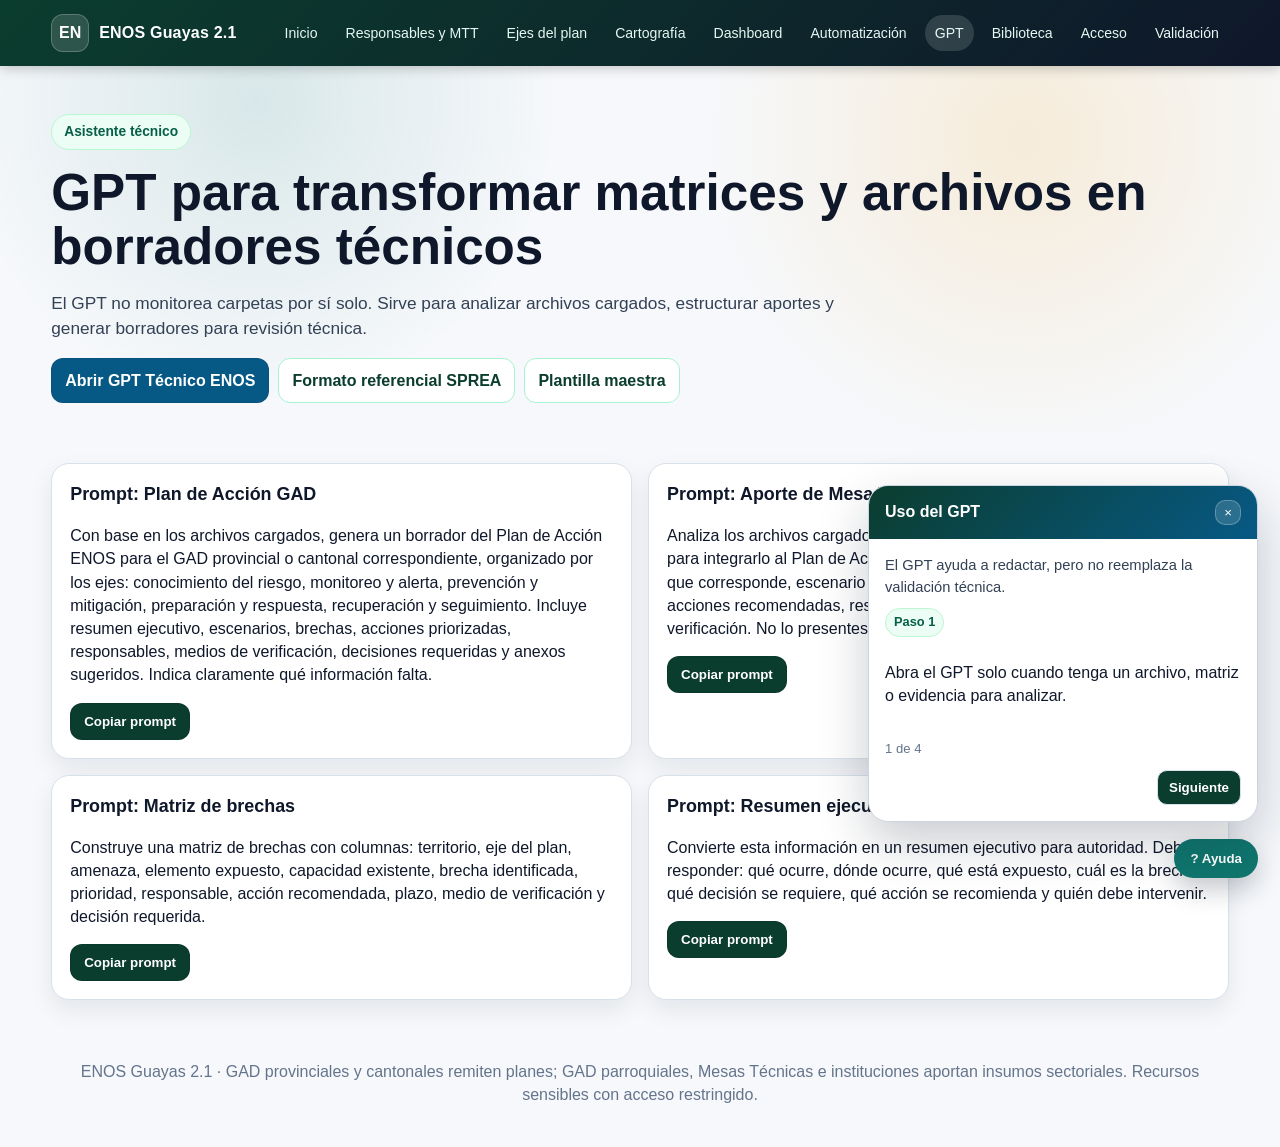
<file: gpt.html>
<!doctype html>
<html lang="es">
<head>
<meta charset="utf-8">
<meta name="viewport" content="width=device-width, initial-scale=1">
<title>GPT | ENOS Guayas 2.1</title>
<link rel="stylesheet" href="assets/site.css">
<script defer src="assets/site.js"></script>
</head>
<body data-help-title="Uso del GPT" data-help-text="El GPT ayuda a redactar, pero no reemplaza la validación técnica." data-help-steps="Abra el GPT solo cuando tenga un archivo, matriz o evidencia para analizar.||Cargue el archivo y use el prompt que corresponda.||Revise siempre el borrador generado antes de usarlo institucionalmente.||Los aportes de Mesas Técnicas alimentan el Plan del GAD; no son planes independientes.">
<header class="topbar">
  <div class="container nav">
    <a class="logo" href="index.html"><span class="logo-badge">EN</span><span>ENOS Guayas 2.1</span></a>
    <nav class="menu">
      <a href="index.html">Inicio</a>
      <a href="instituciones.html">Responsables y MTT</a>
      <a href="ejes.html">Ejes del plan</a>
      <a href="cartografia.html">Cartografía</a>
      <a href="dashboard.html">Dashboard</a>
      <a href="automatizacion.html">Automatización</a>
      <a href="gpt.html">GPT</a>
      <a href="biblioteca.html">Biblioteca</a>
      <a href="acceso.html">Acceso</a>
      <a href="validacion.html">Validación</a>
    </nav>
  </div>
</header>

<section class="hero"><div class="container"><span class="kicker">Asistente técnico</span><h1>GPT para transformar matrices y archivos en borradores técnicos</h1><p class="lead">El GPT no monitorea carpetas por sí solo. Sirve para analizar archivos cargados, estructurar aportes y generar borradores para revisión técnica.</p><div class="btns"><a class="btn blue" href="https://chatgpt.com/g/g-6a1db50eb650819185c06255c6850509-asistente-tecnico-enos-guayas-2-0" target="_blank">Abrir GPT Técnico ENOS</a><a class="btn light" href="docs/insumos_sprea/Formato_referencial_plan_accion_cantonal_provincial.docx">Formato referencial SPREA</a><a class="btn light" href="docs/Plantillas_maestras_ENOS_Guayas_2_0.xlsx">Plantilla maestra</a></div></div></section>
<section class="section"><div class="container grid-2">
 <div class="card copy"><h3>Prompt: Plan de Acción GAD</h3><p id="promptPlan">Con base en los archivos cargados, genera un borrador del Plan de Acción ENOS para el GAD provincial o cantonal correspondiente, organizado por los ejes: conocimiento del riesgo, monitoreo y alerta, prevención y mitigación, preparación y respuesta, recuperación y seguimiento. Incluye resumen ejecutivo, escenarios, brechas, acciones priorizadas, responsables, medios de verificación, decisiones requeridas y anexos sugeridos. Indica claramente qué información falta.</p><button class="btn" onclick="copyText('promptPlan')">Copiar prompt</button></div>
 <div class="card copy"><h3>Prompt: Aporte de Mesa Técnica</h3><p id="promptMTT">Analiza los archivos cargados y genera un aporte técnico de Mesa Técnica para integrarlo al Plan de Acción ENOS del GAD. Identifica el eje del plan al que corresponde, escenario sectorial, capacidades disponibles, brechas, acciones recomendadas, responsable institucional, prioridad y medios de verificación. No lo presentes como plan institucional independiente.</p><button class="btn" onclick="copyText('promptMTT')">Copiar prompt</button></div>
 <div class="card copy"><h3>Prompt: Matriz de brechas</h3><p id="promptBrechas">Construye una matriz de brechas con columnas: territorio, eje del plan, amenaza, elemento expuesto, capacidad existente, brecha identificada, prioridad, responsable, acción recomendada, plazo, medio de verificación y decisión requerida.</p><button class="btn" onclick="copyText('promptBrechas')">Copiar prompt</button></div>
 <div class="card copy"><h3>Prompt: Resumen ejecutivo</h3><p id="promptResumen">Convierte esta información en un resumen ejecutivo para autoridad. Debe responder: qué ocurre, dónde ocurre, qué está expuesto, cuál es la brecha, qué decisión se requiere, qué acción se recomienda y quién debe intervenir.</p><button class="btn" onclick="copyText('promptResumen')">Copiar prompt</button></div>
</div></section>

<footer class="footer"><div class="container">ENOS Guayas 2.1 · GAD provinciales y cantonales remiten planes; GAD parroquiales, Mesas Técnicas e instituciones aportan insumos sectoriales. Recursos sensibles con acceso restringido.</div></footer>
<div class="toast"></div>
</body>
</html>
</file>
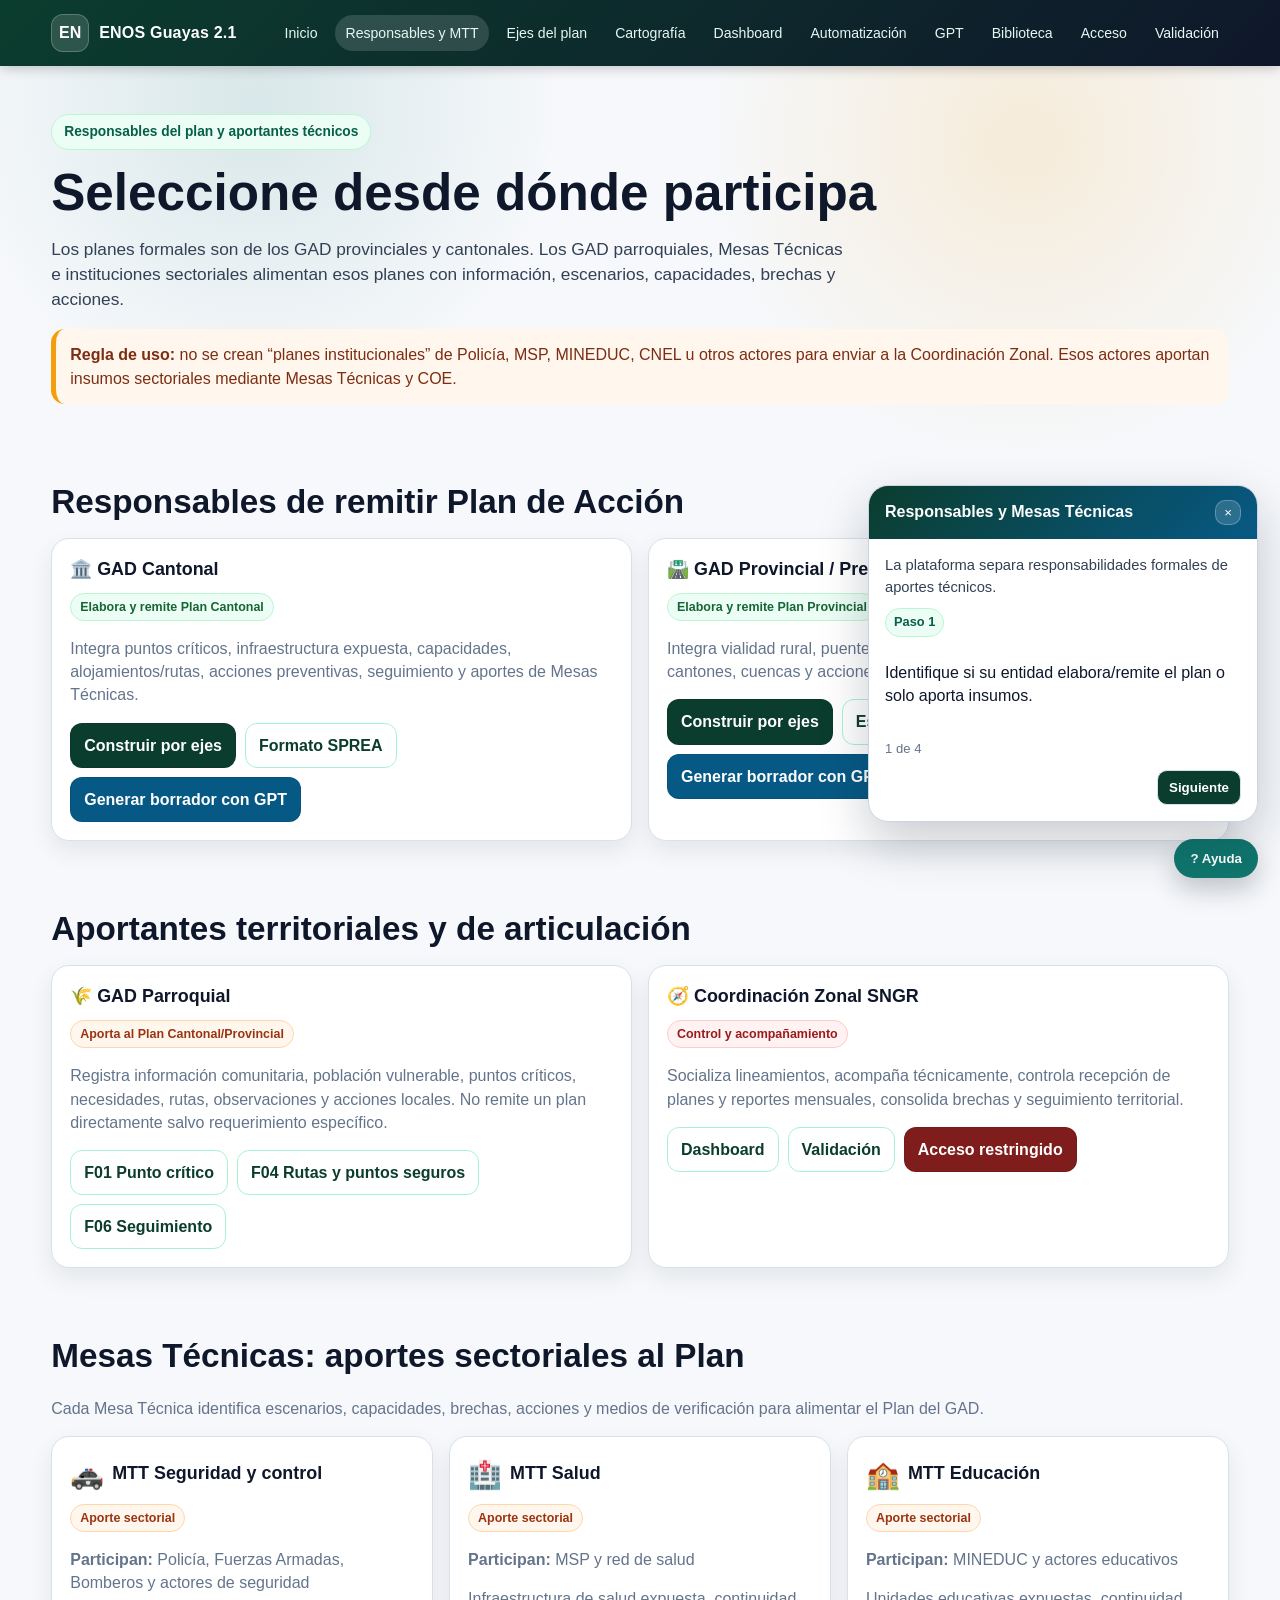
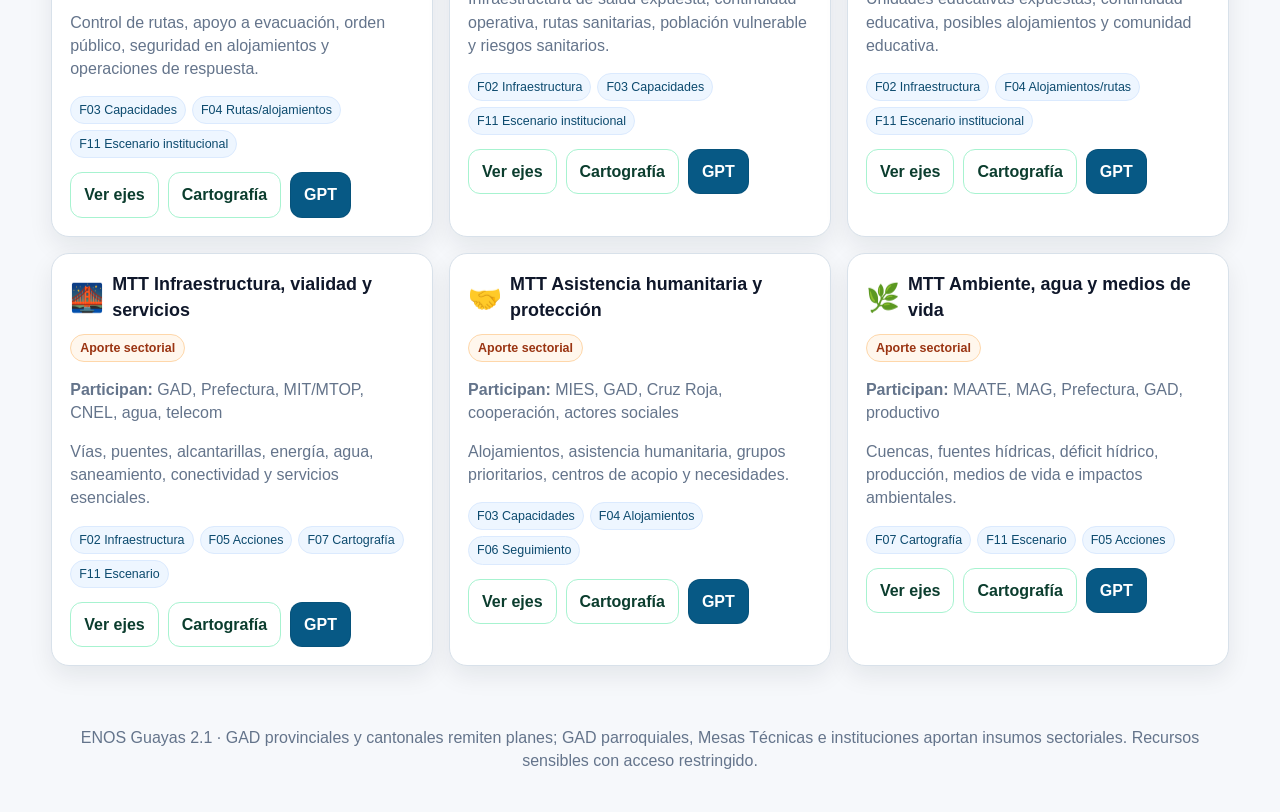
<file: instituciones.html>
<!doctype html>
<html lang="es">
<head>
<meta charset="utf-8">
<meta name="viewport" content="width=device-width, initial-scale=1">
<title>Responsables y Mesas Técnicas | ENOS Guayas 2.1</title>
<link rel="stylesheet" href="assets/site.css">
<script defer src="assets/site.js"></script>
</head>
<body data-help-title="Responsables y Mesas Técnicas" data-help-text="La plataforma separa responsabilidades formales de aportes técnicos." data-help-steps="Identifique si su entidad elabora/remite el plan o solo aporta insumos.||Si es GAD provincial o cantonal, use los ejes para consolidar el Plan de Acción.||Si participa en Mesa Técnica, registre escenarios, capacidades, brechas y acciones para alimentar el plan del GAD.||Use GPT solo después de tener datos o matrices para transformar el insumo en borrador técnico.">
<header class="topbar">
  <div class="container nav">
    <a class="logo" href="index.html"><span class="logo-badge">EN</span><span>ENOS Guayas 2.1</span></a>
    <nav class="menu">
      <a href="index.html">Inicio</a>
      <a href="instituciones.html">Responsables y MTT</a>
      <a href="ejes.html">Ejes del plan</a>
      <a href="cartografia.html">Cartografía</a>
      <a href="dashboard.html">Dashboard</a>
      <a href="automatizacion.html">Automatización</a>
      <a href="gpt.html">GPT</a>
      <a href="biblioteca.html">Biblioteca</a>
      <a href="acceso.html">Acceso</a>
      <a href="validacion.html">Validación</a>
    </nav>
  </div>
</header>

<section class="hero"><div class="container"><span class="kicker">Responsables del plan y aportantes técnicos</span><h1>Seleccione desde dónde participa</h1><p class="lead">Los planes formales son de los GAD provinciales y cantonales. Los GAD parroquiales, Mesas Técnicas e instituciones sectoriales alimentan esos planes con información, escenarios, capacidades, brechas y acciones.</p><div class="notice"><strong>Regla de uso:</strong> no se crean “planes institucionales” de Policía, MSP, MINEDUC, CNEL u otros actores para enviar a la Coordinación Zonal. Esos actores aportan insumos sectoriales mediante Mesas Técnicas y COE.</div></div></section>
<section class="section"><div class="container">
<h2>Responsables de remitir Plan de Acción</h2>
<div class="grid-2">
 <div class="card" id="gad_cantonal"><h3>🏛️ GAD Cantonal</h3><span class="badge ok">Elabora y remite Plan Cantonal</span><p class="muted">Integra puntos críticos, infraestructura expuesta, capacidades, alojamientos/rutas, acciones preventivas, seguimiento y aportes de Mesas Técnicas.</p><div class="btns"><a class="btn" href="ejes.html">Construir por ejes</a><a class="btn light" href="docs/insumos_sprea/Formato_referencial_plan_accion_cantonal_provincial.docx">Formato SPREA</a><a class="btn blue" href="https://chatgpt.com/g/g-6a1db50eb650819185c06255c6850509-asistente-tecnico-enos-guayas-2-0" target="_blank">Generar borrador con GPT</a></div></div>
 <div class="card" id="gad_provincial"><h3>🛣️ GAD Provincial / Prefectura</h3><span class="badge ok">Elabora y remite Plan Provincial</span><p class="muted">Integra vialidad rural, puentes, corredores productivos, maquinaria, apoyo a cantones, cuencas y acciones de competencia provincial.</p><div class="btns"><a class="btn" href="ejes.html">Construir por ejes</a><a class="btn light" href="cartografia.html">Escenarios viales/cartográficos</a><a class="btn blue" href="https://chatgpt.com/g/g-6a1db50eb650819185c06255c6850509-asistente-tecnico-enos-guayas-2-0" target="_blank">Generar borrador con GPT</a></div></div>
</div>
</div></section>
<section class="section"><div class="container">
<h2>Aportantes territoriales y de articulación</h2>
<div class="grid-2">
 <div class="card" id="gad_parroquial"><h3>🌾 GAD Parroquial</h3><span class="badge warn">Aporta al Plan Cantonal/Provincial</span><p class="muted">Registra información comunitaria, población vulnerable, puntos críticos, necesidades, rutas, observaciones y acciones locales. No remite un plan directamente salvo requerimiento específico.</p><div class="btns"><a class="btn light" href="https://ee.kobotoolbox.org/x/XuixUrMH" target="_blank">F01 Punto crítico</a><a class="btn light" href="https://ee.kobotoolbox.org/x/xo3JtPm9" target="_blank">F04 Rutas y puntos seguros</a><a class="btn light" href="https://ee.kobotoolbox.org/x/NL8gKLLD" target="_blank">F06 Seguimiento</a></div></div>
 <div class="card" id="cz_sngr"><h3>🧭 Coordinación Zonal SNGR</h3><span class="badge lock">Control y acompañamiento</span><p class="muted">Socializa lineamientos, acompaña técnicamente, controla recepción de planes y reportes mensuales, consolida brechas y seguimiento territorial.</p><div class="btns"><a class="btn light" href="dashboard.html">Dashboard</a><a class="btn light" href="validacion.html">Validación</a><a class="btn lock" href="acceso.html">Acceso restringido</a></div></div>
</div>
</div></section>
<section class="section" id="mesas_tecnicas"><div class="container">
<h2>Mesas Técnicas: aportes sectoriales al Plan</h2>
<p class="muted">Cada Mesa Técnica identifica escenarios, capacidades, brechas, acciones y medios de verificación para alimentar el Plan del GAD.</p>
<div class="grid"><div class="card actor-card" id="mtt_seguridad"><h3><span class="icon">🚓</span>MTT Seguridad y control</h3><span class="badge warn">Aporte sectorial</span><p class="muted"><strong>Participan:</strong> Policía, Fuerzas Armadas, Bomberos y actores de seguridad</p><p class="muted">Control de rutas, apoyo a evacuación, orden público, seguridad en alojamientos y operaciones de respuesta.</p><div class="tool-list"><span class="tool">F03 Capacidades</span><span class="tool">F04 Rutas/alojamientos</span><span class="tool">F11 Escenario institucional</span></div><div class="btns"><a class="btn light" href="ejes.html">Ver ejes</a><a class="btn light" href="cartografia.html">Cartografía</a><a class="btn blue" href="https://chatgpt.com/g/g-6a1db50eb650819185c06255c6850509-asistente-tecnico-enos-guayas-2-0" target="_blank">GPT</a></div></div><div class="card actor-card" id="mtt_salud"><h3><span class="icon">🏥</span>MTT Salud</h3><span class="badge warn">Aporte sectorial</span><p class="muted"><strong>Participan:</strong> MSP y red de salud</p><p class="muted">Infraestructura de salud expuesta, continuidad operativa, rutas sanitarias, población vulnerable y riesgos sanitarios.</p><div class="tool-list"><span class="tool">F02 Infraestructura</span><span class="tool">F03 Capacidades</span><span class="tool">F11 Escenario institucional</span></div><div class="btns"><a class="btn light" href="ejes.html">Ver ejes</a><a class="btn light" href="cartografia.html">Cartografía</a><a class="btn blue" href="https://chatgpt.com/g/g-6a1db50eb650819185c06255c6850509-asistente-tecnico-enos-guayas-2-0" target="_blank">GPT</a></div></div><div class="card actor-card" id="mtt_educacion"><h3><span class="icon">🏫</span>MTT Educación</h3><span class="badge warn">Aporte sectorial</span><p class="muted"><strong>Participan:</strong> MINEDUC y actores educativos</p><p class="muted">Unidades educativas expuestas, continuidad educativa, posibles alojamientos y comunidad educativa.</p><div class="tool-list"><span class="tool">F02 Infraestructura</span><span class="tool">F04 Alojamientos/rutas</span><span class="tool">F11 Escenario institucional</span></div><div class="btns"><a class="btn light" href="ejes.html">Ver ejes</a><a class="btn light" href="cartografia.html">Cartografía</a><a class="btn blue" href="https://chatgpt.com/g/g-6a1db50eb650819185c06255c6850509-asistente-tecnico-enos-guayas-2-0" target="_blank">GPT</a></div></div><div class="card actor-card" id="mtt_infra"><h3><span class="icon">🌉</span>MTT Infraestructura, vialidad y servicios</h3><span class="badge warn">Aporte sectorial</span><p class="muted"><strong>Participan:</strong> GAD, Prefectura, MIT/MTOP, CNEL, agua, telecom</p><p class="muted">Vías, puentes, alcantarillas, energía, agua, saneamiento, conectividad y servicios esenciales.</p><div class="tool-list"><span class="tool">F02 Infraestructura</span><span class="tool">F05 Acciones</span><span class="tool">F07 Cartografía</span><span class="tool">F11 Escenario</span></div><div class="btns"><a class="btn light" href="ejes.html">Ver ejes</a><a class="btn light" href="cartografia.html">Cartografía</a><a class="btn blue" href="https://chatgpt.com/g/g-6a1db50eb650819185c06255c6850509-asistente-tecnico-enos-guayas-2-0" target="_blank">GPT</a></div></div><div class="card actor-card" id="mtt_asistencia"><h3><span class="icon">🤝</span>MTT Asistencia humanitaria y protección</h3><span class="badge warn">Aporte sectorial</span><p class="muted"><strong>Participan:</strong> MIES, GAD, Cruz Roja, cooperación, actores sociales</p><p class="muted">Alojamientos, asistencia humanitaria, grupos prioritarios, centros de acopio y necesidades.</p><div class="tool-list"><span class="tool">F03 Capacidades</span><span class="tool">F04 Alojamientos</span><span class="tool">F06 Seguimiento</span></div><div class="btns"><a class="btn light" href="ejes.html">Ver ejes</a><a class="btn light" href="cartografia.html">Cartografía</a><a class="btn blue" href="https://chatgpt.com/g/g-6a1db50eb650819185c06255c6850509-asistente-tecnico-enos-guayas-2-0" target="_blank">GPT</a></div></div><div class="card actor-card" id="mtt_ambiente"><h3><span class="icon">🌿</span>MTT Ambiente, agua y medios de vida</h3><span class="badge warn">Aporte sectorial</span><p class="muted"><strong>Participan:</strong> MAATE, MAG, Prefectura, GAD, productivo</p><p class="muted">Cuencas, fuentes hídricas, déficit hídrico, producción, medios de vida e impactos ambientales.</p><div class="tool-list"><span class="tool">F07 Cartografía</span><span class="tool">F11 Escenario</span><span class="tool">F05 Acciones</span></div><div class="btns"><a class="btn light" href="ejes.html">Ver ejes</a><a class="btn light" href="cartografia.html">Cartografía</a><a class="btn blue" href="https://chatgpt.com/g/g-6a1db50eb650819185c06255c6850509-asistente-tecnico-enos-guayas-2-0" target="_blank">GPT</a></div></div></div>
</div></section>

<footer class="footer"><div class="container">ENOS Guayas 2.1 · GAD provinciales y cantonales remiten planes; GAD parroquiales, Mesas Técnicas e instituciones aportan insumos sectoriales. Recursos sensibles con acceso restringido.</div></footer>
<div class="toast"></div>
</body>
</html>
</file>
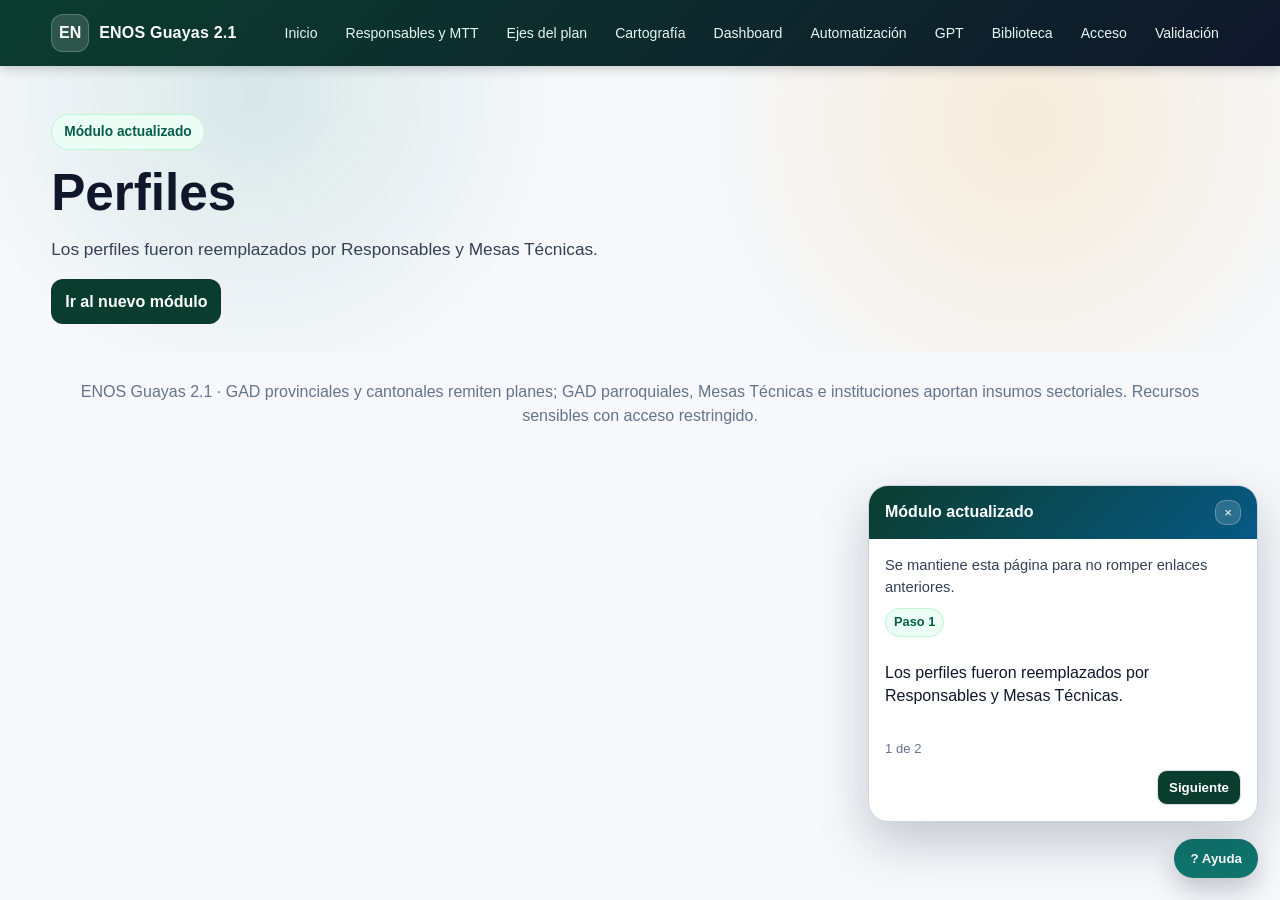
<file: perfiles.html>
<!doctype html>
<html lang="es">
<head>
<meta charset="utf-8">
<meta name="viewport" content="width=device-width, initial-scale=1">
<title>Perfiles | ENOS Guayas 2.1</title>
<link rel="stylesheet" href="assets/site.css">
<script defer src="assets/site.js"></script>
</head>
<body data-help-title="Módulo actualizado" data-help-text="Se mantiene esta página para no romper enlaces anteriores." data-help-steps="Los perfiles fueron reemplazados por Responsables y Mesas Técnicas.||Use el botón para entrar al nuevo flujo operativo.">
<header class="topbar">
  <div class="container nav">
    <a class="logo" href="index.html"><span class="logo-badge">EN</span><span>ENOS Guayas 2.1</span></a>
    <nav class="menu">
      <a href="index.html">Inicio</a>
      <a href="instituciones.html">Responsables y MTT</a>
      <a href="ejes.html">Ejes del plan</a>
      <a href="cartografia.html">Cartografía</a>
      <a href="dashboard.html">Dashboard</a>
      <a href="automatizacion.html">Automatización</a>
      <a href="gpt.html">GPT</a>
      <a href="biblioteca.html">Biblioteca</a>
      <a href="acceso.html">Acceso</a>
      <a href="validacion.html">Validación</a>
    </nav>
  </div>
</header>
<section class="hero"><div class="container"><span class="kicker">Módulo actualizado</span><h1>Perfiles</h1><p class="lead">Los perfiles fueron reemplazados por Responsables y Mesas Técnicas.</p><div class="btns"><a class="btn" href="instituciones.html">Ir al nuevo módulo</a></div></div></section>
<footer class="footer"><div class="container">ENOS Guayas 2.1 · GAD provinciales y cantonales remiten planes; GAD parroquiales, Mesas Técnicas e instituciones aportan insumos sectoriales. Recursos sensibles con acceso restringido.</div></footer>
<div class="toast"></div>
</body>
</html>
</file>
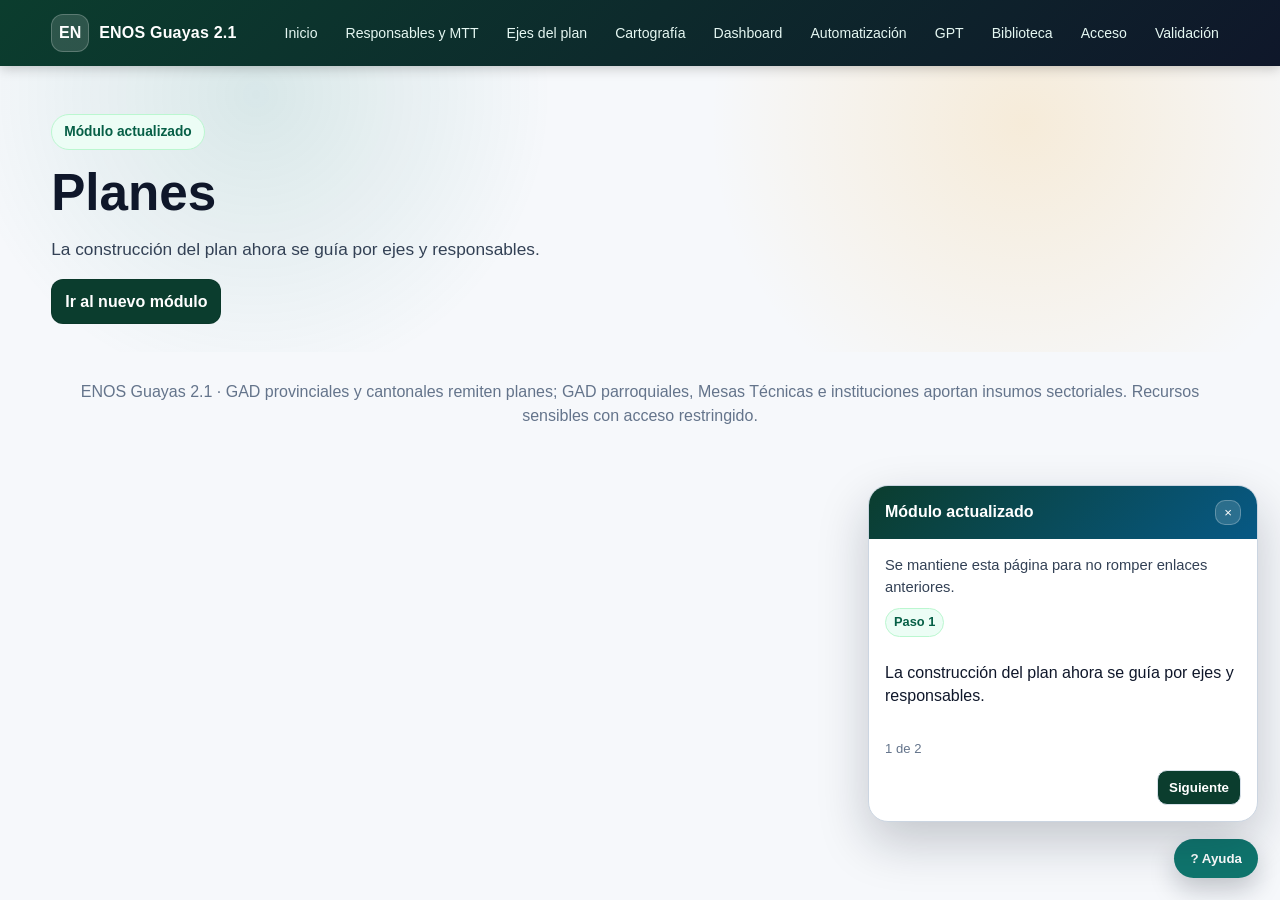
<file: planes.html>
<!doctype html>
<html lang="es">
<head>
<meta charset="utf-8">
<meta name="viewport" content="width=device-width, initial-scale=1">
<title>Planes | ENOS Guayas 2.1</title>
<link rel="stylesheet" href="assets/site.css">
<script defer src="assets/site.js"></script>
</head>
<body data-help-title="Módulo actualizado" data-help-text="Se mantiene esta página para no romper enlaces anteriores." data-help-steps="La construcción del plan ahora se guía por ejes y responsables.||Use el botón para entrar al nuevo flujo operativo.">
<header class="topbar">
  <div class="container nav">
    <a class="logo" href="index.html"><span class="logo-badge">EN</span><span>ENOS Guayas 2.1</span></a>
    <nav class="menu">
      <a href="index.html">Inicio</a>
      <a href="instituciones.html">Responsables y MTT</a>
      <a href="ejes.html">Ejes del plan</a>
      <a href="cartografia.html">Cartografía</a>
      <a href="dashboard.html">Dashboard</a>
      <a href="automatizacion.html">Automatización</a>
      <a href="gpt.html">GPT</a>
      <a href="biblioteca.html">Biblioteca</a>
      <a href="acceso.html">Acceso</a>
      <a href="validacion.html">Validación</a>
    </nav>
  </div>
</header>
<section class="hero"><div class="container"><span class="kicker">Módulo actualizado</span><h1>Planes</h1><p class="lead">La construcción del plan ahora se guía por ejes y responsables.</p><div class="btns"><a class="btn" href="ejes.html">Ir al nuevo módulo</a></div></div></section>
<footer class="footer"><div class="container">ENOS Guayas 2.1 · GAD provinciales y cantonales remiten planes; GAD parroquiales, Mesas Técnicas e instituciones aportan insumos sectoriales. Recursos sensibles con acceso restringido.</div></footer>
<div class="toast"></div>
</body>
</html>
</file>
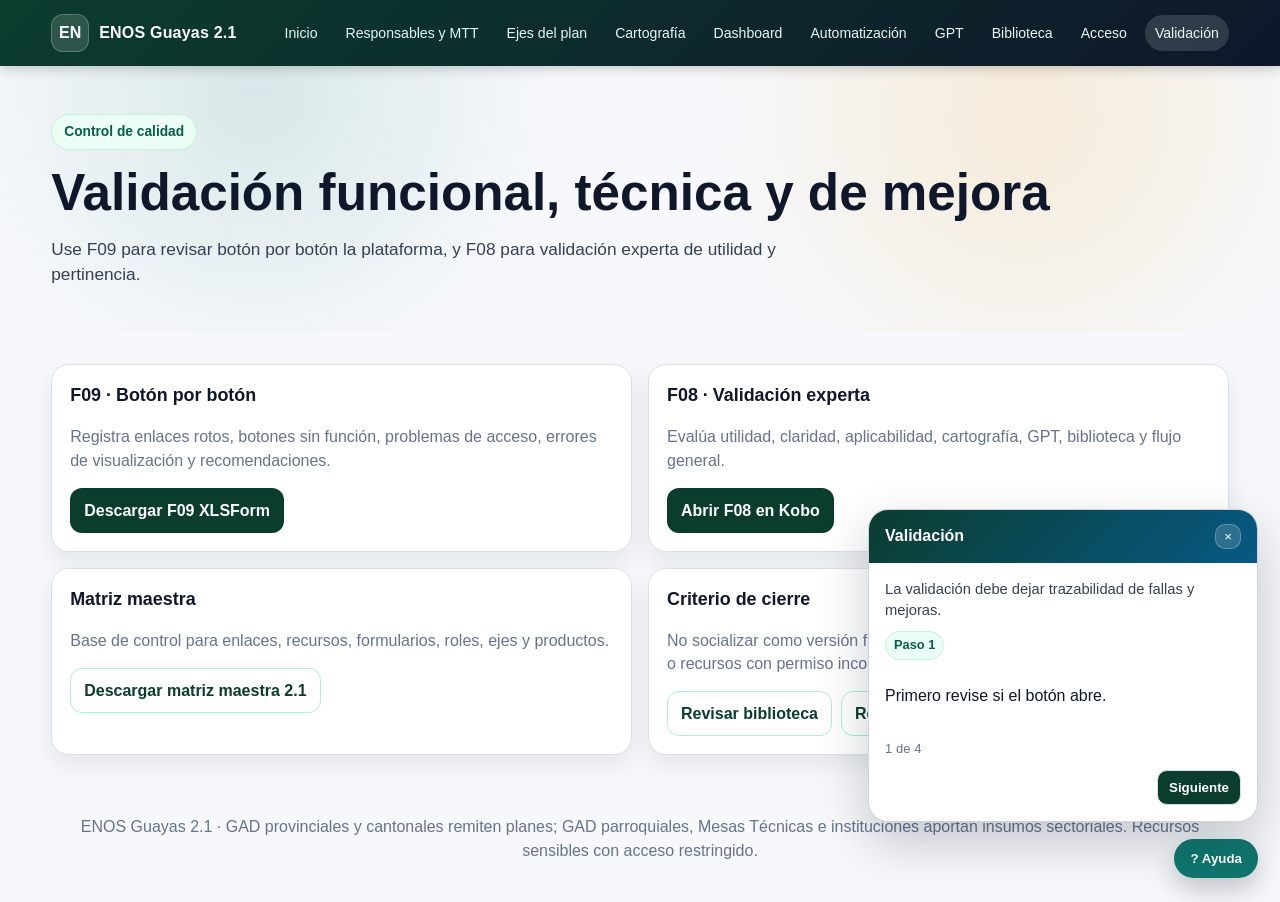
<file: validacion.html>
<!doctype html>
<html lang="es">
<head>
<meta charset="utf-8">
<meta name="viewport" content="width=device-width, initial-scale=1">
<title>Validación | ENOS Guayas 2.1</title>
<link rel="stylesheet" href="assets/site.css">
<script defer src="assets/site.js"></script>
</head>
<body data-help-title="Validación" data-help-text="La validación debe dejar trazabilidad de fallas y mejoras." data-help-steps="Primero revise si el botón abre.||Luego verifique si el recurso correcto aparece.||Identifique si el acceso debe ser público o restringido.||Registre la observación con evidencia para corregir por versión.">
<header class="topbar">
  <div class="container nav">
    <a class="logo" href="index.html"><span class="logo-badge">EN</span><span>ENOS Guayas 2.1</span></a>
    <nav class="menu">
      <a href="index.html">Inicio</a>
      <a href="instituciones.html">Responsables y MTT</a>
      <a href="ejes.html">Ejes del plan</a>
      <a href="cartografia.html">Cartografía</a>
      <a href="dashboard.html">Dashboard</a>
      <a href="automatizacion.html">Automatización</a>
      <a href="gpt.html">GPT</a>
      <a href="biblioteca.html">Biblioteca</a>
      <a href="acceso.html">Acceso</a>
      <a href="validacion.html">Validación</a>
    </nav>
  </div>
</header>

<section class="hero"><div class="container"><span class="kicker">Control de calidad</span><h1>Validación funcional, técnica y de mejora</h1><p class="lead">Use F09 para revisar botón por botón la plataforma, y F08 para validación experta de utilidad y pertinencia.</p></div></section>
<section class="section"><div class="container grid-2">
 <div class="card"><h3>F09 · Botón por botón</h3><p class="muted">Registra enlaces rotos, botones sin función, problemas de acceso, errores de visualización y recomendaciones.</p><div class="btns"><a class="btn" href="docs/formularios/F09_XLSForm_validacion_boton_por_boton_Plataforma_ENOS_Guayas_2_1.xlsx">Descargar F09 XLSForm</a></div></div>
 <div class="card"><h3>F08 · Validación experta</h3><p class="muted">Evalúa utilidad, claridad, aplicabilidad, cartografía, GPT, biblioteca y flujo general.</p><div class="btns"><a class="btn" href="https://ee.kobotoolbox.org/x/QBy4RiZJ" target="_blank">Abrir F08 en Kobo</a></div></div>
 <div class="card"><h3>Matriz maestra</h3><p class="muted">Base de control para enlaces, recursos, formularios, roles, ejes y productos.</p><div class="btns"><a class="btn light" href="docs/matrices/matriz_maestra_enos_2_1.xlsx">Descargar matriz maestra 2.1</a></div></div>
 <div class="card"><h3>Criterio de cierre</h3><p class="muted">No socializar como versión final hasta que no existan 404, botones confusos o recursos con permiso incorrecto.</p><div class="btns"><a class="btn light" href="biblioteca.html">Revisar biblioteca</a><a class="btn light" href="dashboard.html">Revisar dashboard</a></div></div>
</div></section>

<footer class="footer"><div class="container">ENOS Guayas 2.1 · GAD provinciales y cantonales remiten planes; GAD parroquiales, Mesas Técnicas e instituciones aportan insumos sectoriales. Recursos sensibles con acceso restringido.</div></footer>
<div class="toast"></div>
</body>
</html>
</file>
<file: assets/site.css>
:root{--bg:#f6f8fb;--ink:#0f172a;--muted:#64748b;--brand:#0b3d2e;--brand2:#0f766e;--accent:#f59e0b;--blue:#075985;--line:#d8e1ea;--card:#ffffff;--danger:#dc2626;--warn:#d97706;--ok:#16a34a;--shadow:0 10px 24px rgba(15,23,42,.08)}
*{box-sizing:border-box}html{scroll-behavior:smooth}body{margin:0;background:var(--bg);color:var(--ink);font-family:Inter,Segoe UI,Roboto,Arial,sans-serif;line-height:1.45}a{color:inherit;text-decoration:none}.container{width:min(1180px,92vw);margin:auto}.topbar{background:linear-gradient(135deg,var(--brand),#0f172a);color:white;padding:14px 0;position:sticky;top:0;z-index:100;box-shadow:0 2px 12px rgba(0,0,0,.22)}.nav{display:flex;align-items:center;gap:18px;justify-content:space-between}.logo{display:flex;align-items:center;gap:10px;font-weight:800;letter-spacing:.2px}.logo-badge{width:38px;height:38px;border-radius:12px;background:rgba(255,255,255,.14);display:grid;place-items:center;border:1px solid rgba(255,255,255,.22)}.menu{display:flex;gap:8px;flex-wrap:wrap;justify-content:flex-end}.menu a{font-size:.88rem;padding:8px 10px;border-radius:999px;color:#e5f7f2}.menu a:hover,.menu a.active{background:rgba(255,255,255,.14)}.hero{padding:48px 0 28px;background:radial-gradient(circle at 20% 10%,rgba(15,118,110,.13),transparent 28%),radial-gradient(circle at 80% 20%,rgba(245,158,11,.14),transparent 30%)}.hero-grid{display:grid;grid-template-columns:1.15fr .85fr;gap:26px;align-items:center}.kicker{display:inline-flex;gap:8px;align-items:center;padding:7px 12px;border-radius:999px;background:#ecfdf5;color:#065f46;font-weight:700;font-size:.86rem;border:1px solid #bbf7d0}h1{font-size:clamp(2rem,4vw,3.55rem);line-height:1.05;margin:16px 0}h2{font-size:clamp(1.45rem,2.6vw,2.1rem);margin:0 0 12px}h3{font-size:1.12rem;margin:0 0 10px}p.lead{font-size:1.08rem;color:#334155;max-width:800px}.section{padding:32px 0}.grid{display:grid;grid-template-columns:repeat(3,1fr);gap:16px}.grid-2{display:grid;grid-template-columns:repeat(2,1fr);gap:16px}.grid-4{display:grid;grid-template-columns:repeat(4,1fr);gap:14px}.card{background:var(--card);border:1px solid var(--line);border-radius:18px;padding:18px;box-shadow:var(--shadow)}.card h3{display:flex;gap:8px;align-items:center}.icon{font-size:1.7rem}.muted{color:var(--muted)}.badge{display:inline-block;padding:4px 9px;border-radius:999px;font-size:.78rem;font-weight:700;background:#e0f2fe;color:#075985;border:1px solid #bae6fd}.badge.warn{background:#fff7ed;color:#9a3412;border-color:#fed7aa}.badge.ok{background:#ecfdf5;color:#166534;border-color:#bbf7d0}.badge.lock{background:#fef2f2;color:#991b1b;border-color:#fecaca}.btns{display:flex;flex-wrap:wrap;gap:9px;margin-top:14px}.btn{display:inline-flex;align-items:center;justify-content:center;gap:8px;padding:10px 13px;border-radius:12px;background:var(--brand);color:#fff;font-weight:700;border:1px solid rgba(0,0,0,.08);cursor:pointer;transition:.15s}.btn:hover{transform:translateY(-1px);box-shadow:0 8px 16px rgba(15,23,42,.13)}.btn.secondary{background:#0f766e}.btn.light{background:#fff;color:var(--brand);border-color:#a7f3d0}.btn.warn{background:var(--accent);color:#111827}.btn.blue{background:#075985}.btn.lock{background:#7f1d1d}.btn.ghost{background:transparent;color:var(--brand);border:1px solid var(--line)}.flow{display:grid;grid-template-columns:repeat(5,1fr);gap:12px;margin-top:20px}.step{background:white;border:1px solid var(--line);border-radius:16px;padding:16px;position:relative;min-height:142px}.step:after{content:"→";position:absolute;right:-14px;top:42%;font-weight:900;color:#94a3b8}.step:last-child:after{display:none}.step-num{width:34px;height:34px;border-radius:50%;display:grid;place-items:center;background:var(--brand2);color:white;font-weight:900;margin-bottom:10px}.tool-list{display:flex;flex-wrap:wrap;gap:6px;margin:10px 0}.tool{font-size:.78rem;background:#eef6ff;color:#0c4a6e;border:1px solid #dbeafe;border-radius:999px;padding:4px 8px}.table-wrap{overflow:auto;border-radius:14px;border:1px solid var(--line);background:#fff}table{border-collapse:collapse;width:100%;min-width:860px}th,td{padding:11px;border-bottom:1px solid var(--line);vertical-align:top;text-align:left;font-size:.92rem}th{background:#0b3d2e;color:#fff;position:sticky;top:0}tr:hover td{background:#f8fafc}.panel{background:linear-gradient(135deg,#ffffff,#f0fdfa);border:1px solid #ccfbf1;border-radius:20px;padding:18px;box-shadow:var(--shadow)}.kpi{display:grid;grid-template-columns:repeat(4,1fr);gap:14px}.kpi .num{font-size:2rem;font-weight:900;color:var(--brand)}.sem-green,.sem-yellow,.sem-red,.sem-gray{display:inline-block;width:12px;height:12px;border-radius:50%;margin-right:6px}.sem-green{background:#16a34a}.sem-yellow{background:#f59e0b}.sem-red{background:#dc2626}.sem-gray{background:#94a3b8}.searchbar{display:flex;gap:10px;margin:14px 0}.searchbar input,.searchbar select{padding:11px 12px;border:1px solid var(--line);border-radius:12px;background:#fff;min-width:220px}.notice{border-left:5px solid var(--accent);background:#fff7ed;border-radius:14px;padding:14px;color:#7c2d12;margin:14px 0}.notice.ok{border-left-color:var(--ok);background:#f0fdf4;color:#14532d}.notice.lock{border-left-color:var(--danger);background:#fef2f2;color:#7f1d1d}.footer{padding:28px 0 40px;color:#64748b;text-align:center}.code{font-family:ui-monospace,SFMono-Regular,Menlo,Monaco,Consolas,monospace;background:#0f172a;color:#e2e8f0;border-radius:12px;padding:13px;overflow:auto}.copy{position:relative}.toast{position:fixed;bottom:24px;right:24px;background:#0f172a;color:white;padding:12px 16px;border-radius:14px;box-shadow:var(--shadow);opacity:0;transform:translateY(16px);transition:.2s;z-index:500}.toast.show{opacity:1;transform:translateY(0)}.clean li{margin:6px 0}.thumb{width:100%;height:160px;object-fit:cover;border-radius:14px;border:1px solid var(--line);background:#fff}.coach-toggle{position:fixed;right:22px;bottom:22px;z-index:450;border:0;border-radius:999px;background:#0f766e;color:#fff;font-weight:800;padding:12px 16px;box-shadow:0 12px 26px rgba(15,23,42,.22);cursor:pointer}.coach-panel{position:fixed;right:22px;bottom:78px;width:min(390px,92vw);background:#ffffff;border:1px solid #cbd5e1;border-radius:20px;box-shadow:0 20px 50px rgba(15,23,42,.22);z-index:460;overflow:hidden;display:none}.coach-panel.show{display:block}.coach-head{background:linear-gradient(135deg,#0b3d2e,#075985);color:#fff;padding:14px 16px;display:flex;justify-content:space-between;gap:10px}.coach-head strong{font-size:1rem}.coach-close{background:rgba(255,255,255,.15);border:1px solid rgba(255,255,255,.25);color:#fff;border-radius:10px;padding:4px 8px;cursor:pointer}.coach-body{padding:16px}.coach-step{display:none}.coach-step.active{display:block}.coach-step-num{display:inline-grid;place-items:center;background:#ecfdf5;color:#065f46;border:1px solid #bbf7d0;border-radius:999px;font-weight:800;font-size:.8rem;padding:4px 8px;margin-bottom:8px}.coach-actions{display:flex;justify-content:space-between;gap:8px;padding:0 16px 16px}.coach-actions button{border:1px solid var(--line);background:#fff;border-radius:10px;padding:9px 11px;cursor:pointer;font-weight:700}.coach-actions .primary{background:var(--brand);color:white}.coach-progress{font-size:.82rem;color:#64748b;padding:0 16px 12px}.coach-hint{font-size:.92rem;color:#334155;margin-bottom:10px}.mini-help{display:inline-flex;align-items:center;justify-content:center;width:20px;height:20px;border-radius:50%;background:#e0f2fe;color:#075985;font-weight:800;margin-left:6px;cursor:help}
@media (max-width:900px){.hero-grid,.grid,.grid-2,.grid-4,.flow,.kpi{grid-template-columns:1fr}.step:after{display:none}.menu{display:none}.coach-panel{right:12px;bottom:72px}.coach-toggle{right:12px;bottom:14px}.thumb{height:120px}}
</file>
